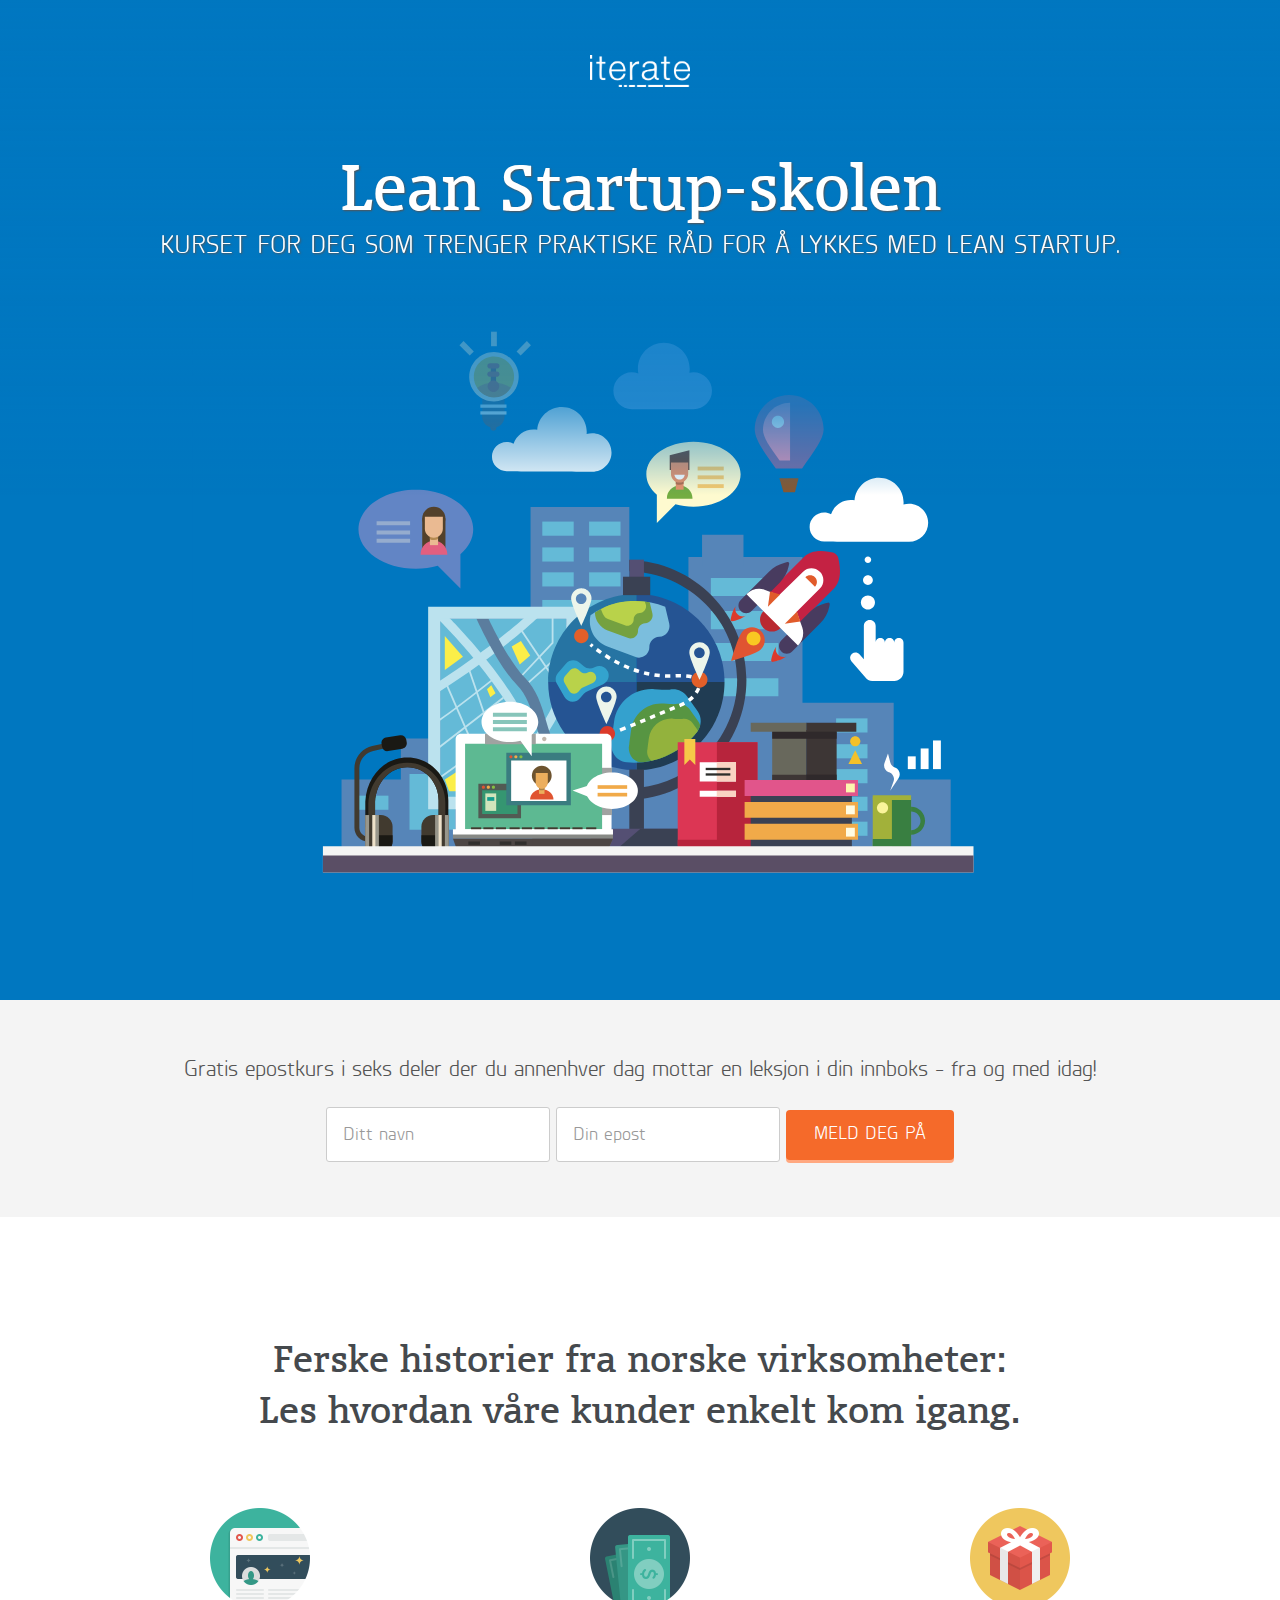
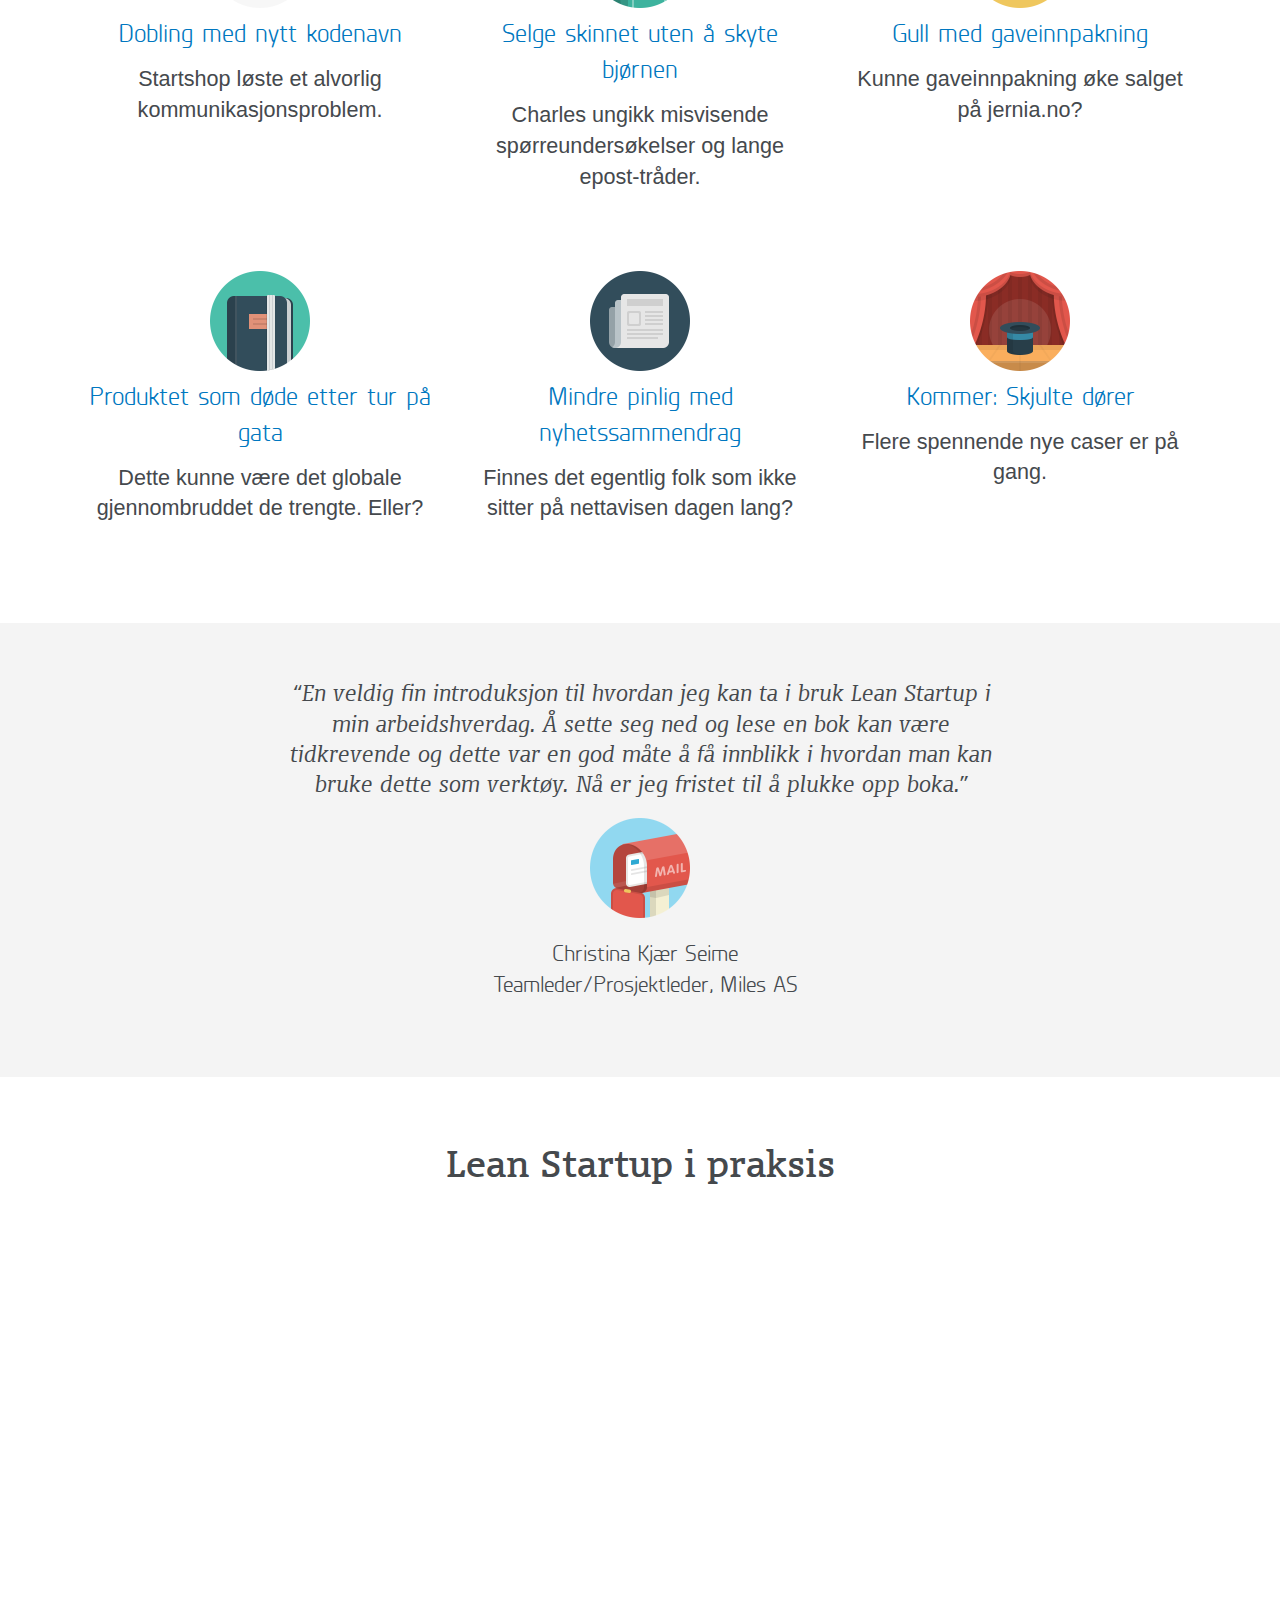
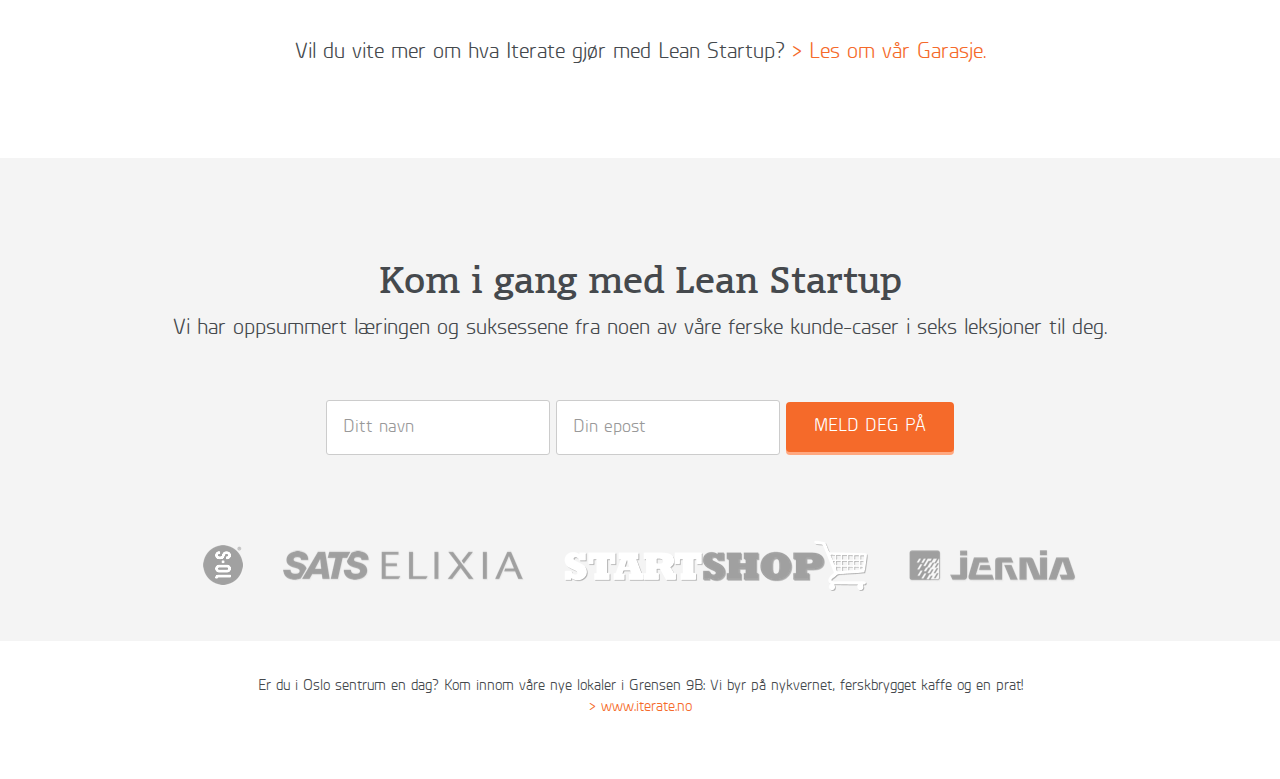
<file: index.html>
<!DOCTYPE html>
<html lang="en">
<head>
<!-- Meta, title, CSS, favicons, etc. -->
<meta charset="utf-8">
<meta name="viewport" content="width=device-width, initial-scale=1.0">
<meta name="description" content="">
<title>Lean Startup-skolen | Iterate</title>

<!-- Bootstrap core CSS -->
<link href="css/bootstrap.min.css" rel="stylesheet">

<!-- Startup CSS -->
<link href="css/style.css" rel="stylesheet">

<!--
/**
 * @license
 * MyFonts Webfont Build ID 3014760, 2015-04-24T03:07:15-0400
 * 
 * The fonts listed in this notice are subject to the End User License
 * Agreement(s) entered into by the website owner. All other parties are 
 * explicitly restricted from using the Licensed Webfonts(s).
 * 
 * You may obtain a valid license at the URLs below.
 * 
 * Webfont: Planer-Regular by The Northern Block Ltd
 * URL: http://www.myfonts.com/fonts/northernblock/planer/regular/
 * Copyright: Copyright &#x00A9; 2011 by Jonathan Hill. All rights reserved.
 * Licensed pageviews: 10,000
 * 
 * Webfont: Planer-Italic by The Northern Block Ltd
 * URL: http://www.myfonts.com/fonts/northernblock/planer/italic/
 * Copyright: Copyright &#x00A9; 2011 by Jonathan Hill. All rights reserved.
 * Licensed pageviews: 10,000
 * 
 * Webfont: Planer-DemiBold by The Northern Block Ltd
 * URL: http://www.myfonts.com/fonts/northernblock/planer/demi-bold/
 * Copyright: Copyright &#x00A9; 2011 by Jonathan Hill. All rights reserved.
 * Licensed pageviews: 10,000
 * 
 * Webfont: FF Olsen Web Pro by FontFont
 * URL: http://www.myfonts.com/fonts/fontfont/olsen-pro/regular/
 * Copyright: 2010 Morten Olsen published by FSI FontShop International GmbH
 * Licensed pageviews: 500,000
 * 
 * Webfont: FF Olsen Web Pro Light Italic by FontFont
 * URL: http://www.myfonts.com/fonts/fontfont/olsen-pro/light-italic/
 * Copyright: 2010 Morten Olsen published by FSI FontShop International GmbH
 * Licensed pageviews: 500,000
 * 
 * 
 * License: http://www.myfonts.com/viewlicense?type=web&buildid=3014760
 * 
 * © 2015 MyFonts Inc
*/

-->
<link rel="stylesheet" type="text/css" href="css/MyFontsWebfontsKit.css">
</head>
<body >
  <div class="header-img"></div>
<!-- Header Starts -->
<main id="top" class="masthead header-bg" role="main">
  <div class="container"> 
    <!-- Startup Logo -->
    <div class="logo"> <a href="http://iterate.no"><img src="images/iterate-logo.png" alt="Iterate Logo"></a> </div>
    <!-- Hero Title -->
    <h1 class="main-title has-margin-top">Lean Startup-skolen</h1>

    <!-- Sub Title -->
    <h2 class="sub-title">Kurset for deg som trenger praktiske råd for å lykkes med Lean Startup.</h2>
  </div>
</main>
<!-- // Parallax Header Ends --> 

<!-- Form -->
<div class="highlight sign-up" id="sign-up">
  <div class="container">
    <div class="row has-padding-top has-margin-bottom light">
    
    <!-- Signup form -->
      <div class="col-xs-12">
        <div class="contact-form">
          <p class="mini-title">Gratis epostkurs i seks deler der du annenhver dag mottar en leksjon i din innboks - fra og med idag!</p>
            <form class="form-inline validate" action="//iterate.us1.list-manage.com/subscribe/post?u=7f8b49c57e6b6a6607e6c7749&amp;id=669f39e984" method="post" id="mc-embedded-subscribe-form" name="mc-embedded-subscribe-form" target="_blank" novalidate>                    
              <div class="form-group">
                 <label class="sr-only" for="mce-FNAME">Ditt navn</label>
                 <input class="form-control input-lg" type="text" value="" placeholder="Ditt navn" name="FNAME" id="mce-FNAME" required>
              </div>
              <div class="form-group">
                <label class="sr-only" for="mce-EMAIL">Din epost</label>
                <input class="form-control input-lg" type="email" value="" placeholder="Din epost" name="EMAIL" id="mc-EMAIL" required>
              </div>
                        <!-- <div id="mce-responses">
                          <div id="mce-error-response" style="display:none"></div>
                          <div id="mce-success-response" style="display:none"></div>
                        </div> -->
              <div style="position: absolute; left: -5000px;"><input type="text" name="b_7f8b49c57e6b6a6607e6c7749_669f39e984" tabindex="-1" value=""></div>
              <input class="btn btn-primary btn-lg" type="submit" value="Meld deg på" name="subscribe" id="mc-embedded-subscribe">
              <span class="loading"></span>
            </form>
        </div>
      </div>
      <!-- // Sign-up  form Ends --> 
    </div>
  </div>      
</div>

<div class="wrapper">

<!-- Container -->
<div class="container" id="explore"> 
  
  <!-- Features Section -->

  <div class="section-title has-padding-top">
  <h2>Ferske historier fra norske virksomheter:<br>
  Les hvordan våre kunder enkelt kom igang.</h2>
  </div>
  <section class="row features"> 
    <!-- Feature 01 -->
    <div class="col-sm-6 col-md-4 col-lg-4 has-padding-top">
      <div class="thumbnail"> <img src="images/icon_browser.png" alt="icon">
        <div class="teaser">
          <h3>Dobling med nytt kodenavn</h3>
          <p>Startshop løste et alvorlig kommunikasjonsproblem.</p>
        </div>
      </div>
    </div>
    
    <!-- Feature 02 -->
    <div class="col-sm-6 col-md-4 col-lg-4 has-padding-top">
      <div class="thumbnail"> <img src="images/icon_money.png" alt="icon">
        <div class="teaser">
          <h3>Selge skinnet uten å skyte bjørnen</h3>
          <p>Charles ungikk misvisende spørreundersøkelser og lange epost-tråder.</p>
        </div>
      </div>
    </div>
    
    <!-- Feature 03 -->
    <div class="col-sm-6 col-md-4 col-lg-4 has-padding-top">
      <div class="thumbnail"> <img src="images/icon_gift.png" alt="icon">
        <div class="teaser">
          <h3>Gull med gaveinnpakning</h3>
          <p>Kunne gaveinnpakning øke salget på jernia.no?</p>
        </div>
      </div>
    </div>
    <div class="clearfix visible-md-block hidden-sm"></div>
    <!-- Feature 04 -->
    
    <div class="col-sm-6 col-md-4 col-lg-4 has-padding-top">
      <div class="thumbnail"> <img src="images/icon_notebook.png" alt="icon">
        <div class="teaser">
          <h3>Produktet som døde etter tur på gata</h3>
          <p>Dette kunne være det globale gjennombruddet de trengte. Eller?</p>
        </div>
      </div>
    </div>
    
       <!-- Feature 05 -->
    
    <div class="col-sm-6 col-md-4 col-lg-4 has-padding-top">
      <div class="thumbnail"> <img src="images/icon_news.png" alt="icon">
        <div class="teaser">
          <h3>Mindre pinlig med nyhetssammendrag</h3>
          <p>
          Finnes det egentlig folk som ikke sitter på nettavisen dagen lang?</p>
        </div>
      </div>
    </div>
       <!-- Feature 06 -->
    
    <div class="col-sm-6 col-md-4 col-lg-4 has-padding-top">
      <div class="thumbnail"> <img src="images/icon_stage.png" alt="icon">
        <div class="teaser">
          <h3>Kommer: Skjulte dører</h3>
          <p>Flere spennende nye caser er på gang.</p>
        </div>
      </div>
    </div>
    
  </section>
  <!-- // Features Section Ends -->  

<!-- // Container Ends --> </div>

<!-- Grey Highlight Section -->
<div class="highlight testimonials">
  <div class="container"> 
    
    <!-- Testimonials -->
    <section class="row has-margin-bottom has-padding-top">
      <div class="col-md-8 col-md-offset-2">
        <div class="thumbnail">
          <blockquote>&ldquo;En veldig fin introduksjon til hvordan jeg kan ta i bruk Lean Startup i min arbeidshverdag. Å sette seg ned og lese en bok kan være tidkrevende og dette var en god måte å få innblikk i hvordan man kan bruke dette som verktøy. Nå er jeg fristet til å plukke opp boka.&rdquo;</blockquote>
          <img src="images/icon_mailbox.png" alt="icon">
          <div class="clientblock"> 
            <p>Christina Kjær Seime<br>
            Teamleder/Prosjektleder, Miles AS</p>
          </div>
        </div>
      </div>
       
    </section>
    <!-- // End Testimonials --> 
    
  </div>
</div>
<!-- // End Grey Highlight Section --> 

<!-- Container -->
<div class="container"> 
  
  <!-- VIDEO -->
  <div class="section-title">
    <h2>Lean Startup i praksis</h2>
  </div>
  
  <div class="row has-padding-bottom">
    <div class="video-block text-center" id="videoBlock">
    <iframe width="640" height="360" src="https://www.youtube.com/embed/p6qPfI1QK3k?rel=0&amp;showinfo=0" frameborder="0" allowfullscreen></iframe>
    </div>
  </div>
  <!-- // End VIDEO --> 
  <div class="row has-margin-bottom has-margin-top text-center">
    <p>Vil du vite mer om hva Iterate gjør med Lean Startup? <a href="http://blog.iterate.no/2015/01/23/the-iterate-garage/">Les om vår Garasje.</a></p>
  </div>
  
</div>
<!-- // Container Ends --> 


<!--  Footer CTA Starts -->
 
  <section class="highlight"><div class="container"> 
    
  <!-- Client Logos -->
  <div class="row has-margin-bottom clientlogo breath">
    <div class="section-title">
    <h2>Kom i gang med Lean Startup</h2>
    <p>Vi har oppsummert læringen og suksessene fra noen av våre ferske kunde-caser i seks leksjoner til deg.</p>
    <!-- Mailchimp Subscribe form -->
    <div class="row light has-margin-top has-margin-bottom">
      <div class="col-xs-12">
        <div class="contact-form">
          <form class="form-inline validate" action="//iterate.us1.list-manage.com/subscribe/post?u=7f8b49c57e6b6a6607e6c7749&amp;id=669f39e984" method="post" id="mc-embedded-subscribe-form" name="mc-embedded-subscribe-form" target="_blank" novalidate>
            <div class="form-group">
               <label class="sr-only" for="mce-FNAME">Ditt navn</label>
               <input class="form-control input-lg" type="text" value="" placeholder="Ditt navn" name="FNAME" id="mce-FNAME" required>
            </div>
            <div class="form-group">
              <label class="sr-only" for="mce-EMAIL">Din epost</label>
              <input class="form-control input-lg" type="email" value="" placeholder="Din epost" name="EMAIL" id="mc-EMAIL" required>
            </div>
                      <!-- <div id="mce-responses">
                        <div id="mce-error-response" style="display:none"></div>
                        <div id="mce-success-response" style="display:none"></div>
                      </div> -->
            <div style="position: absolute; left: -5000px;"><input type="text" name="b_7f8b49c57e6b6a6607e6c7749_669f39e984" tabindex="-1" value=""></div>
            <input class="btn btn-primary btn-lg" type="submit" value="Meld deg på" name="subscribe" id="mc-embedded-subscribe">
            <span class="loading"></span>
          </form>
        </div>
      </div>
    </div>
      <!-- // Subscribe  form Ends --> 
    <div class="col-md-12 text-center client-logos"> <img src="images/logo_clients.png" alt="client-logos"></div>
  </div>
  <!-- // End Client Logos --> 
  </div>
  </div>
  </section>
 
<!-- //  Footer CTA Ends --> 

<!-- Container -->
<div class="container">
  <section class="row breath">
    <div class="col-md-12 footerlinks">  
      <p>Er du i Oslo sentrum en dag? Kom innom våre nye lokaler i Grensen 9B: Vi byr på nykvernet, ferskbrygget kaffe og en prat!<br>
      <a href="http://www.iterate.no">www.iterate.no</a>
      </p>
    </div>
  </section>
</div>
<!-- // Container Ends --> 
</div>
<!-- // Wrapper Ends -->

<script src="js/jquery.js"></script> 
<script src="js/bootstrap.min.js"></script> 
<script src="js/fitvids.js"></script>
<script>
  $(document).ready(function(){
    // Target your .container, .wrapper, .post, etc.
    $("#videoBlock").fitVids();
  });
</script>
<!-- Google Analytics scipt -->
<script>
  (function(i,s,o,g,r,a,m){i['GoogleAnalyticsObject']=r;i[r]=i[r]||function(){
  (i[r].q=i[r].q||[]).push(arguments)},i[r].l=1*new Date();a=s.createElement(o),
  m=s.getElementsByTagName(o)[0];a.async=1;a.src=g;m.parentNode.insertBefore(a,m)
  })(window,document,'script','//www.google-analytics.com/analytics.js','ga');

  ga('create', 'UA-2721053-14', 'auto');
  ga('send', 'pageview');

</script>       
</body>
</html>
</file>
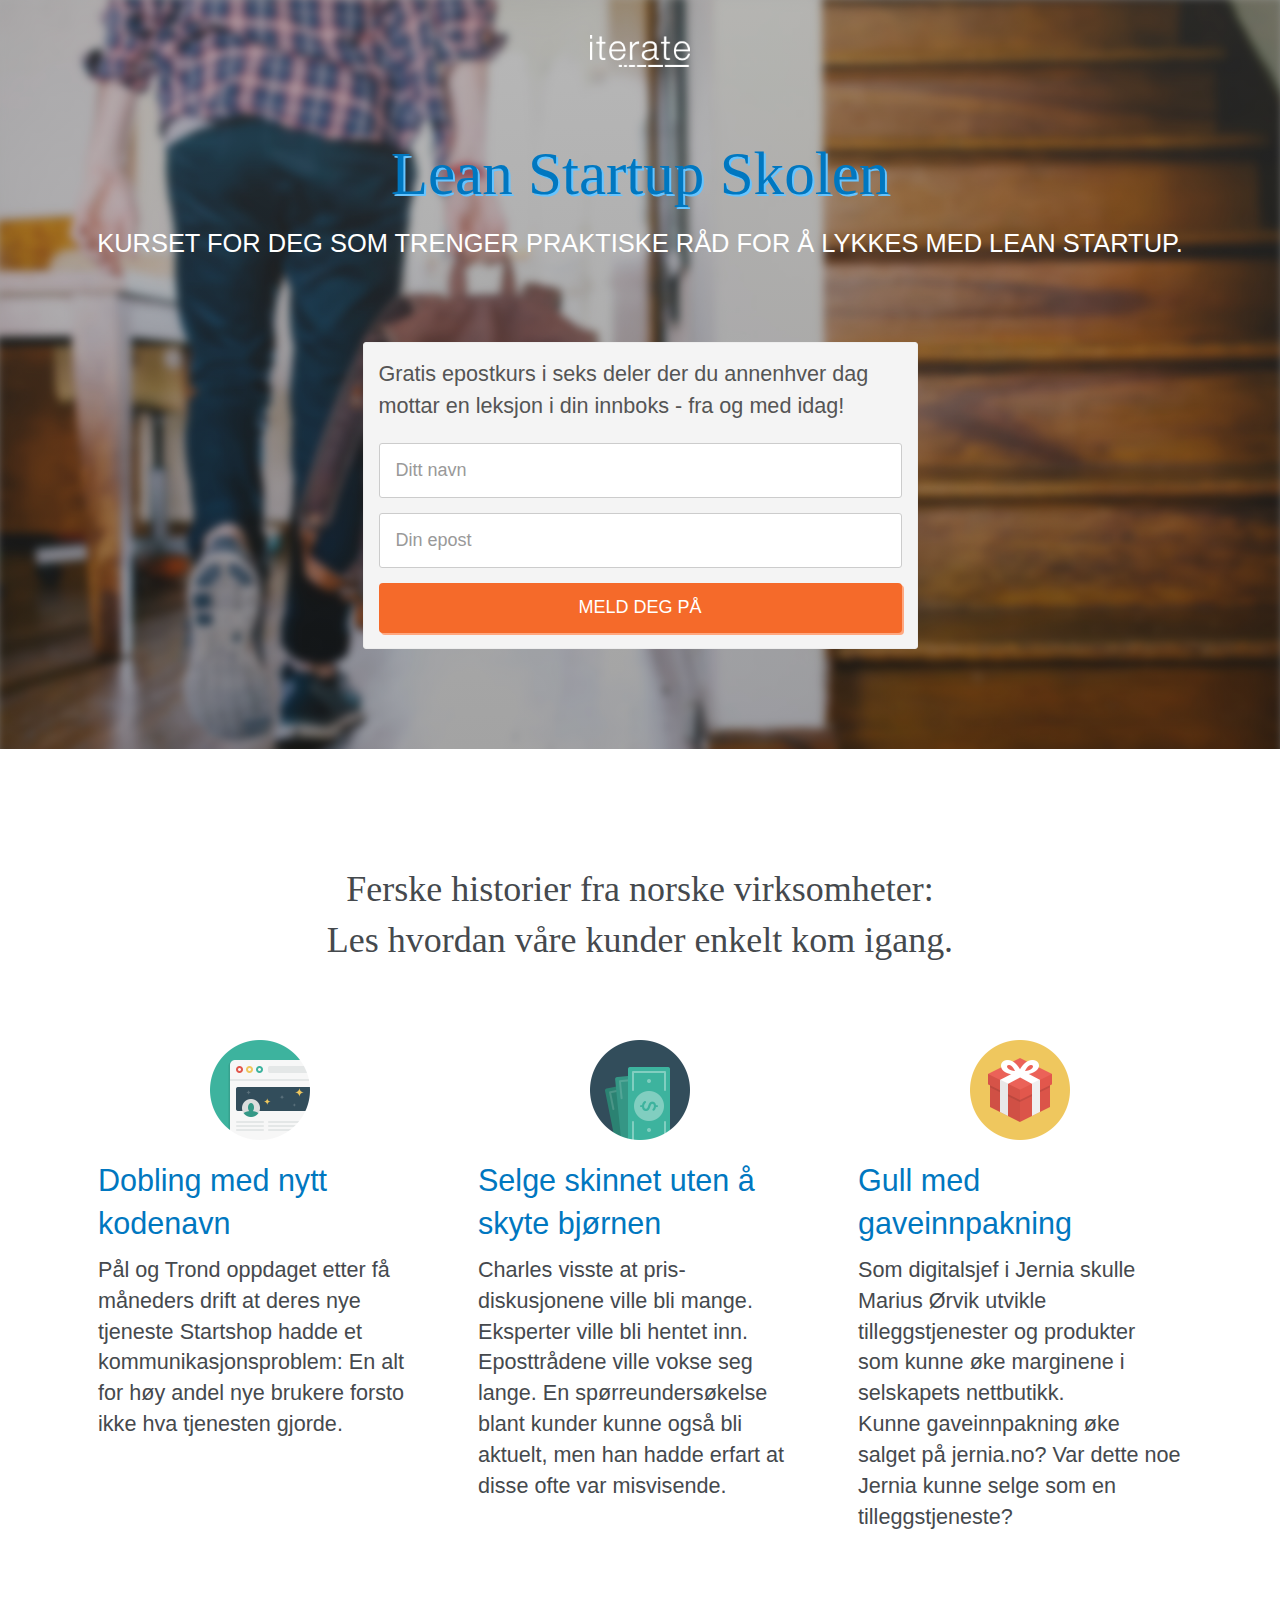
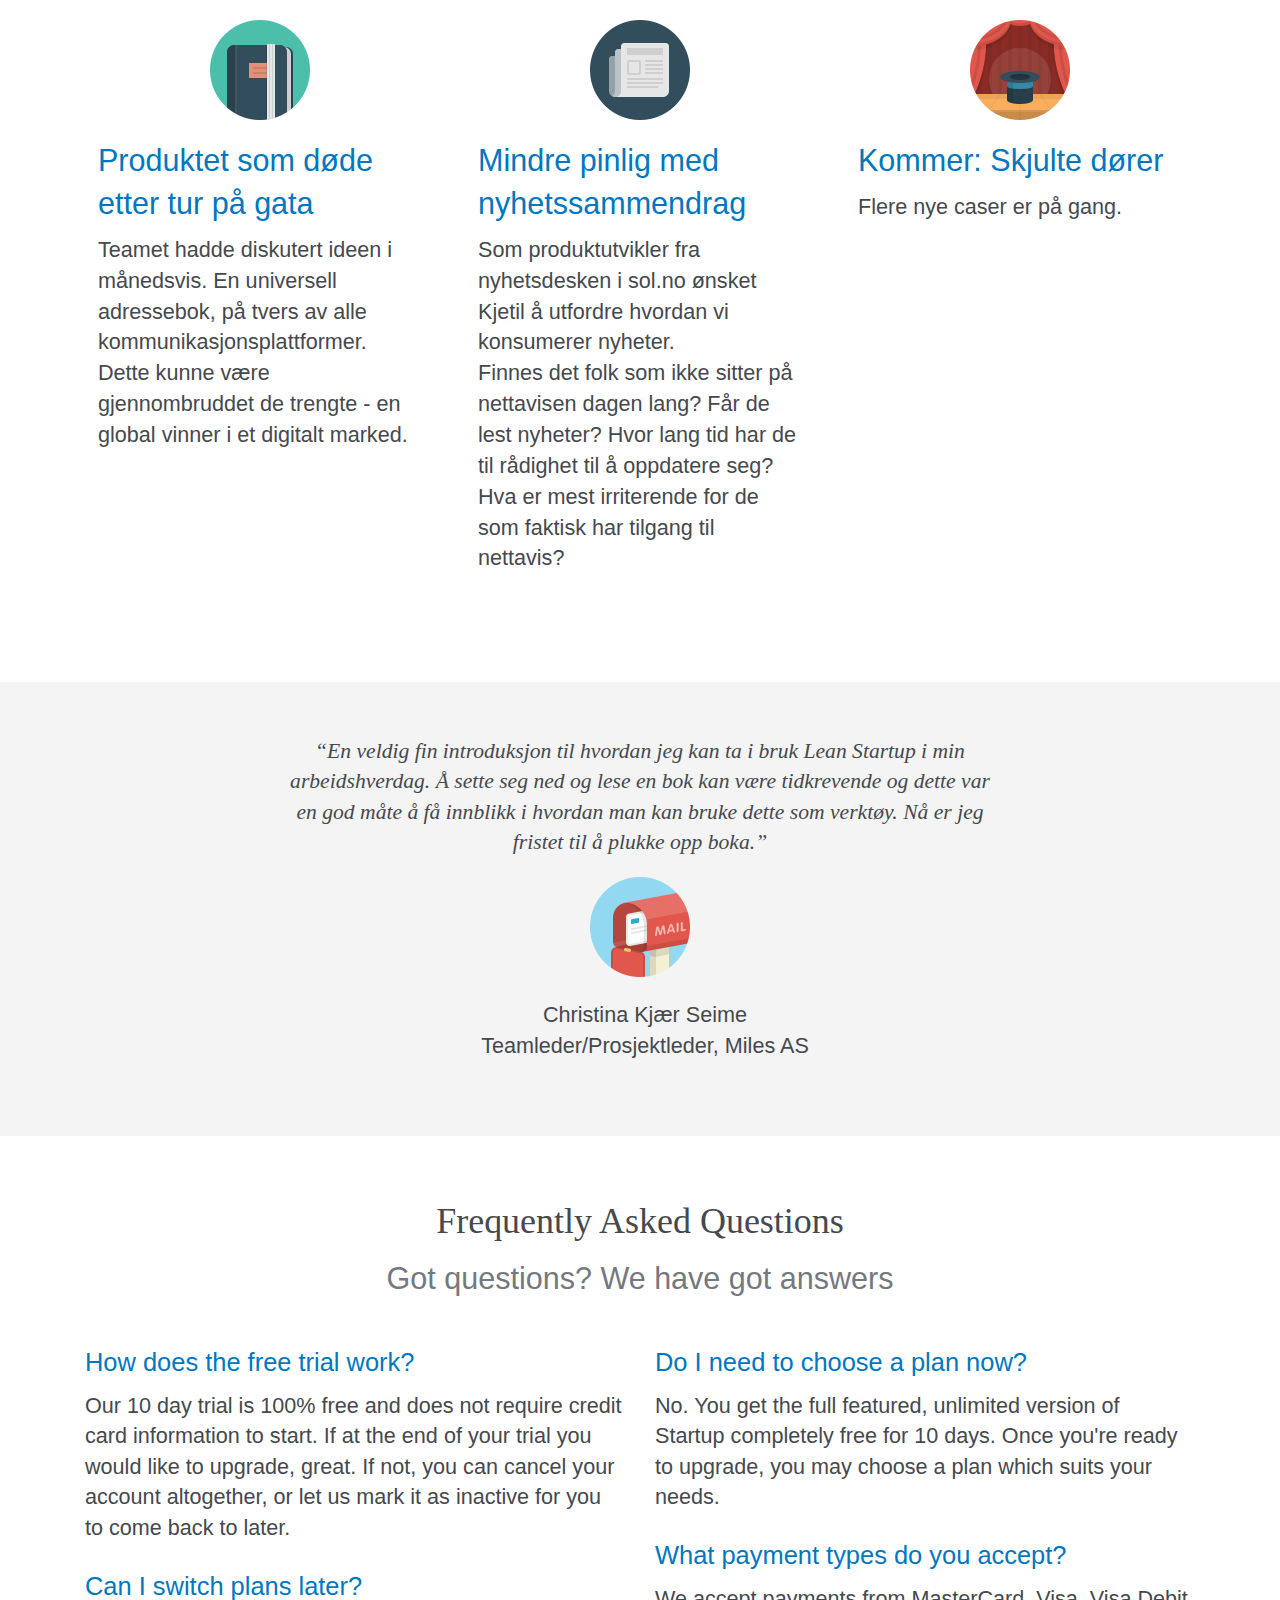
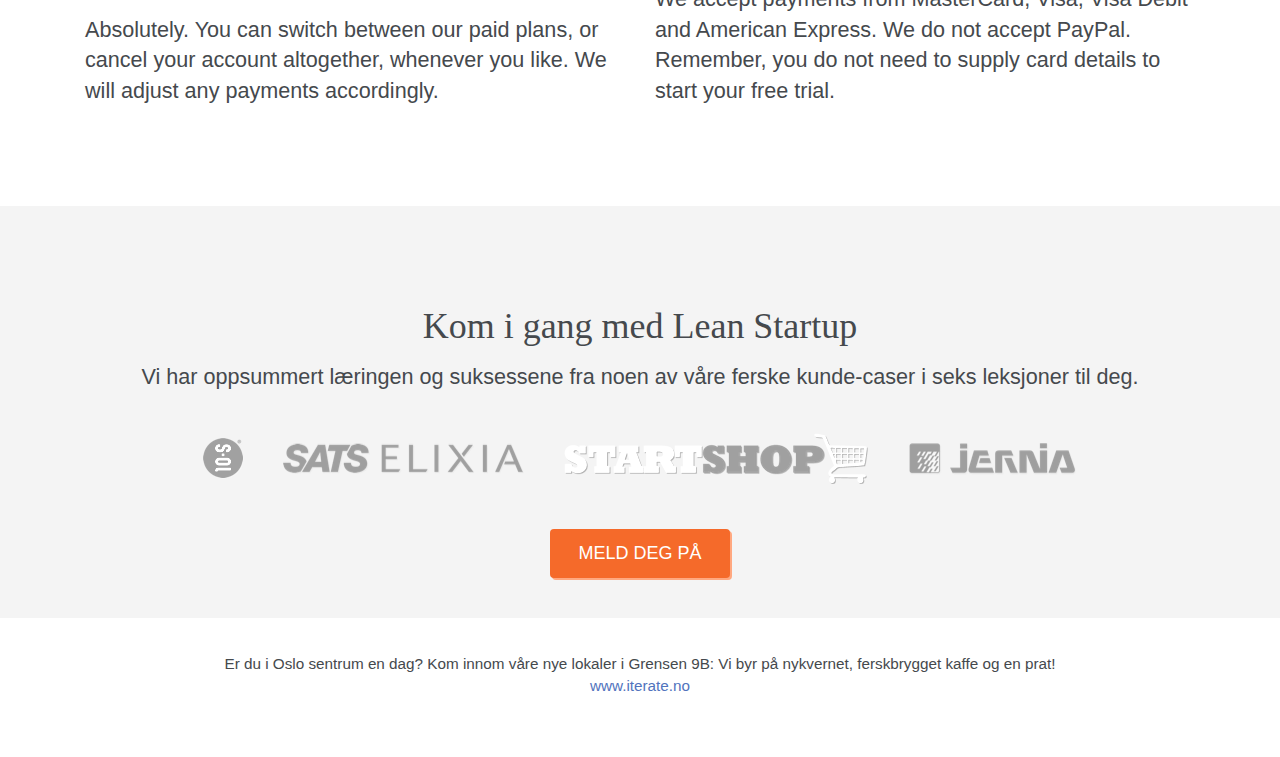
<file: template/index.html>
<!DOCTYPE html>
<html lang="en">
<head>
<!-- Meta, title, CSS, favicons, etc. -->
<meta charset="utf-8">
<meta name="viewport" content="width=device-width, initial-scale=1.0">
<meta name="description" content="">
<title>Lean Startup Skolen | Iterate</title>

<!-- Bootstrap core CSS -->
<link href="css/bootstrap.min.css" rel="stylesheet">

<!-- Startup CSS -->
<link href="css/style.css" rel="stylesheet">

<!-- HTML5 shim and Respond.js IE8 support of HTML5 elements and media queries -->
<!--[if lt IE 9]>
  <script src="js/html5shiv.js"></script>
  <script src="js/respond.min.js"></script>
<![endif]-->

</head>
<body>
<!-- Header Starts -->
<main id="top" class="masthead header-bg" role="main">
  <div class="container"> 
    <!-- Startup Logo -->
    <div class="logo"> <a href="http://iterate.no"><img src="images/iterate-logo.png" alt="Iterate Logo"></a> </div>
    <!-- Hero Title -->
    <h1 class="main-title has-margin-top">Lean Startup Skolen</h1>
    <!-- Sub Title -->
    <h2 class="sub-title has-margin-bottom">Kurset for deg som trenger praktiske råd for å lykkes med Lean Startup.</h2>

    <!-- Quick Features and form -->
    <div class="row has-padding-top has-margin-bottom light">
    
    <!-- Signup form -->
      <div class="col-sm-8 col-sm-offset-2 col-md-offset-3 col-md-6 ">
        <div class="contact-form">
          <p class="mini-title">Gratis epostkurs i seks deler der du annenhver dag mottar en leksjon i din innboks - fra og med idag!</p>
          <form class="form validate" action="//iterate.us1.list-manage.com/subscribe/post?u=7f8b49c57e6b6a6607e6c7749&amp;id=669f39e984" method="post" id="mc-embedded-subscribe-form" name="mc-embedded-subscribe-form" target="_blank" novalidate>
            <div class="form-group">
              <label class="sr-only" for="mce-FNAME">Ditt navn</label>
              <input class="form-control input-lg" type="text" value="" placeholder="Ditt navn" name="FNAME" id="mce-FNAME" required>
            </div>
            <div class="form-group">
              <label class="sr-only" for="mce-EMAIL">Din epost</label>
              <input class="form-control input-lg" type="email" value="" placeholder="Din epost" name="EMAIL" id="mc-EMAIL" required>
            </div>
            <div id="mce-responses" class="clear">
              <div class="response" id="mce-error-response" style="display:none"></div>
              <div class="response" id="mce-success-response" style="display:none"></div>
            </div> 
            <div style="position: absolute; left: -5000px;"><input type="text" name="b_7f8b49c57e6b6a6607e6c7749_669f39e984" tabindex="-1" value=""></div>
            <div class="clear">
              <input class="btn btn-primary btn-lg btn-block" type="submit" value="Meld deg på" name="subscribe" id="mc-embedded-subscribe">
            </div>
            <span class="loading"></span>
          </form>
        </div>
      </div>
      <!-- // Contact  form Ends --> 
      
    </div>
     </div>

    
</main>
<!-- // Parallax Header Ends --> 
<!-- Container -->
<div class="container" id="explore"> 
  
  <!-- Features Section -->

  <div class="section-title has-padding-top">
  <h2>Ferske historier fra norske virksomheter:<br>
  Les hvordan våre kunder enkelt kom igang.</h2>
  </div>
  <section class="row features"> 
    <!-- Feature 01 -->
    <div class="col-sm-6 col-md-4 col-lg-4 has-padding-top">
      <div class="thumbnail"> <img src="images/icon_browser.png" alt="icon">
        <div class="caption">
          <h3>Dobling med nytt kodenavn</h3>
          <p>Pål og Trond oppdaget etter få måneders drift at deres nye tjeneste Startshop hadde et kommunikasjonsproblem: En alt for høy andel nye brukere forsto ikke hva tjenesten gjorde.</p>
        </div>
      </div>
    </div>
    
    <!-- Feature 02 -->
    <div class="col-sm-6 col-md-4 col-lg-4 has-padding-top">
      <div class="thumbnail"> <img src="images/icon_money.png" alt="icon">
        <div class="caption">
          <h3>Selge skinnet uten å skyte bjørnen</h3>
          <p>Charles visste at pris-diskusjonene ville bli mange. Eksperter ville bli hentet inn. Eposttrådene ville vokse seg lange. En spørreundersøkelse blant kunder kunne også bli aktuelt, men han hadde erfart at disse ofte var misvisende.</p>
        </div>
      </div>
    </div>
    
    <!-- Feature 03 -->
    <div class="col-sm-6 col-md-4 col-lg-4 has-padding-top">
      <div class="thumbnail"> <img src="images/icon_gift.png" alt="icon">
        <div class="caption">
          <h3>Gull med gaveinnpakning</h3>
          <p>Som digitalsjef i Jernia skulle Marius Ørvik utvikle tilleggstjenester og produkter som kunne øke marginene i selskapets nettbutikk.<br>
          Kunne gaveinnpakning øke salget på jernia.no? Var dette noe Jernia kunne selge som en tilleggstjeneste?</p>
        </div>
      </div>
    </div>
    <div class="clearfix visible-md-block hidden-sm"></div>
    <!-- Feature 04 -->
    
    <div class="col-sm-6 col-md-4 col-lg-4 has-padding-top">
      <div class="thumbnail"> <img src="images/icon_notebook.png" alt="icon">
        <div class="caption">
          <h3>Produktet som døde etter tur på gata</h3>
          <p>Teamet hadde diskutert ideen i månedsvis. En universell adressebok, på tvers av alle kommunikasjonsplattformer. Dette kunne være gjennombruddet de trengte - en global vinner i et digitalt marked.</p>
        </div>
      </div>
    </div>
    
       <!-- Feature 05 -->
    
    <div class="col-sm-6 col-md-4 col-lg-4 has-padding-top">
      <div class="thumbnail"> <img src="images/icon_news.png" alt="icon">
        <div class="caption">
          <h3>Mindre pinlig med nyhetssammendrag</h3>
          <p>Som produktutvikler fra nyhetsdesken i sol.no ønsket Kjetil å utfordre hvordan vi konsumerer nyheter.<br>
          Finnes det folk som ikke sitter på nettavisen dagen lang? Får de lest nyheter? Hvor lang tid har de til rådighet til å oppdatere seg? Hva er mest irriterende for de som faktisk har tilgang til nettavis?</p>
        </div>
      </div>
    </div>
       <!-- Feature 06 -->
    
    <div class="col-sm-6 col-md-4 col-lg-4 has-padding-top">
      <div class="thumbnail"> <img src="images/icon_stage.png" alt="icon">
        <div class="caption">
          <h3>Kommer: Skjulte dører</h3>
          <p>Flere nye caser er på gang.</p>
        </div>
      </div>
    </div>
    
  </section>
  <!-- // Features Section Ends -->  
</div>
<!-- // Container Ends --> 

<!-- Grey Highlight Section -->
<div class="highlight testimonials">
  <div class="container"> 
    
    <!-- Testimonials -->
    <section class="row has-margin-bottom has-padding-top">
      <div class="col-md-8 col-md-offset-2">
        <div class="thumbnail">
          <blockquote>&ldquo;En veldig fin introduksjon til hvordan jeg kan ta i bruk Lean Startup i min arbeidshverdag. Å sette seg ned og lese en bok kan være tidkrevende og dette var en god måte å få innblikk i hvordan man kan bruke dette som verktøy. Nå er jeg fristet til å plukke opp boka.&rdquo;</blockquote>
          <img src="images/icon_mailbox.png" alt="icon">
          <div class="clientblock"> 
            <p>Christina Kjær Seime<br>
            Teamleder/Prosjektleder, Miles AS</p>
          </div>
        </div>
      </div>
       
    </section>
    <!-- // End Testimonials --> 
    
  </div>
</div>
<!-- // End Grey Highlight Section --> 

<!-- Container -->
<div class="container"> 
  
 
  
  <!-- FAQ -->
  <div class="section-title">
    <h2>Frequently Asked Questions</h2>
    <h3>Got questions? We have got answers</h3>
  </div>
  <section class="row faq breath">
    <div class="col-md-6">
      <h4>How does the free trial work?</h4>
      <p>Our 10 day trial is 100% free and does not require credit card information to start. If at the end of your trial you would like to upgrade, great. If not, you can cancel your account altogether, or let us mark it as inactive for you to come back to later.</p>
      <h4>Can I switch plans later?</h4>
      <p>Absolutely. You can switch between our paid plans, or cancel your account altogether, whenever you like. We will adjust any payments accordingly.</p>
    </div>
    <div class="col-md-6">
      <h4>Do I need to choose a plan now?</h4>
      <p>No. You get the full featured, unlimited version of Startup completely free for 10 days. Once you're ready to upgrade, you may choose a plan which suits your needs.</p>
      <h4>What payment types do you accept?</h4>
      <p>We accept payments from MasterCard, Visa, Visa Debit and American Express. We do not accept PayPal. Remember, you do not need to supply card details to start your free trial.</p>
    </div>
  </section>
  <!-- // End FAQ --> 
  
</div>
<!-- // Container Ends --> 


<!--  Footer CTA Starts -->
 
  <section class="highlight"><div class="container"> 
    
  <!-- Client Logos -->
  <div class="row clientlogo breath">
    <div class="section-title">
    <h2>Kom i gang med Lean Startup</h2>
    <p>Vi har oppsummert læringen og suksessene fra noen av våre ferske kunde-caser i seks leksjoner til deg.</p>
    <div class="col-md-12 text-center client-logos"> <img src="images/logo_clients.png" alt="client-logos"></div>
  </div>
  <!-- // End Client Logos --> 
  </div>
    <!-- Mailchimp Subscribe form -->
    <div class="row has-margin-bottom">
      <div class="col-md-12 text-center"> <a href="#top" class="btn btn-primary btn-lg">MELD DEG PÅ</a> </div>
    </div>
  </div></section>
 
<!-- //  Footer CTA Ends --> 

<!-- Container -->
<div class="container">
  <section class="row breath">
    <div class="col-md-12 footerlinks">  
      <p>Er du i Oslo sentrum en dag? Kom innom våre nye lokaler i Grensen 9B: Vi byr på nykvernet, ferskbrygget kaffe og en prat!<br>
      <a href="http://www.iterate.no">www.iterate.no</a>
      </p>
    </div>
  </section>
  <!-- // End Client Logos --> 
  
</div>
<!-- // Container Ends --> 

<!-- JS and analytics only. --> 
<!-- Bootstrap core JavaScript
================================================== --> 
<!-- Placed at the end of the document so the pages load faster --> 
<script src="js/jquery.js"></script> 
<script src="js/bootstrap.min.js"></script> 
<!--Responsive Video--> <!--
<script src="js/fitvids.js"></script>
<script>
  $(document).ready(function(){
    // Target your .container, .wrapper, .post, etc.
    $("#videoBlock").fitVids();
  });
</script> -->
</body>
</html>
</file>
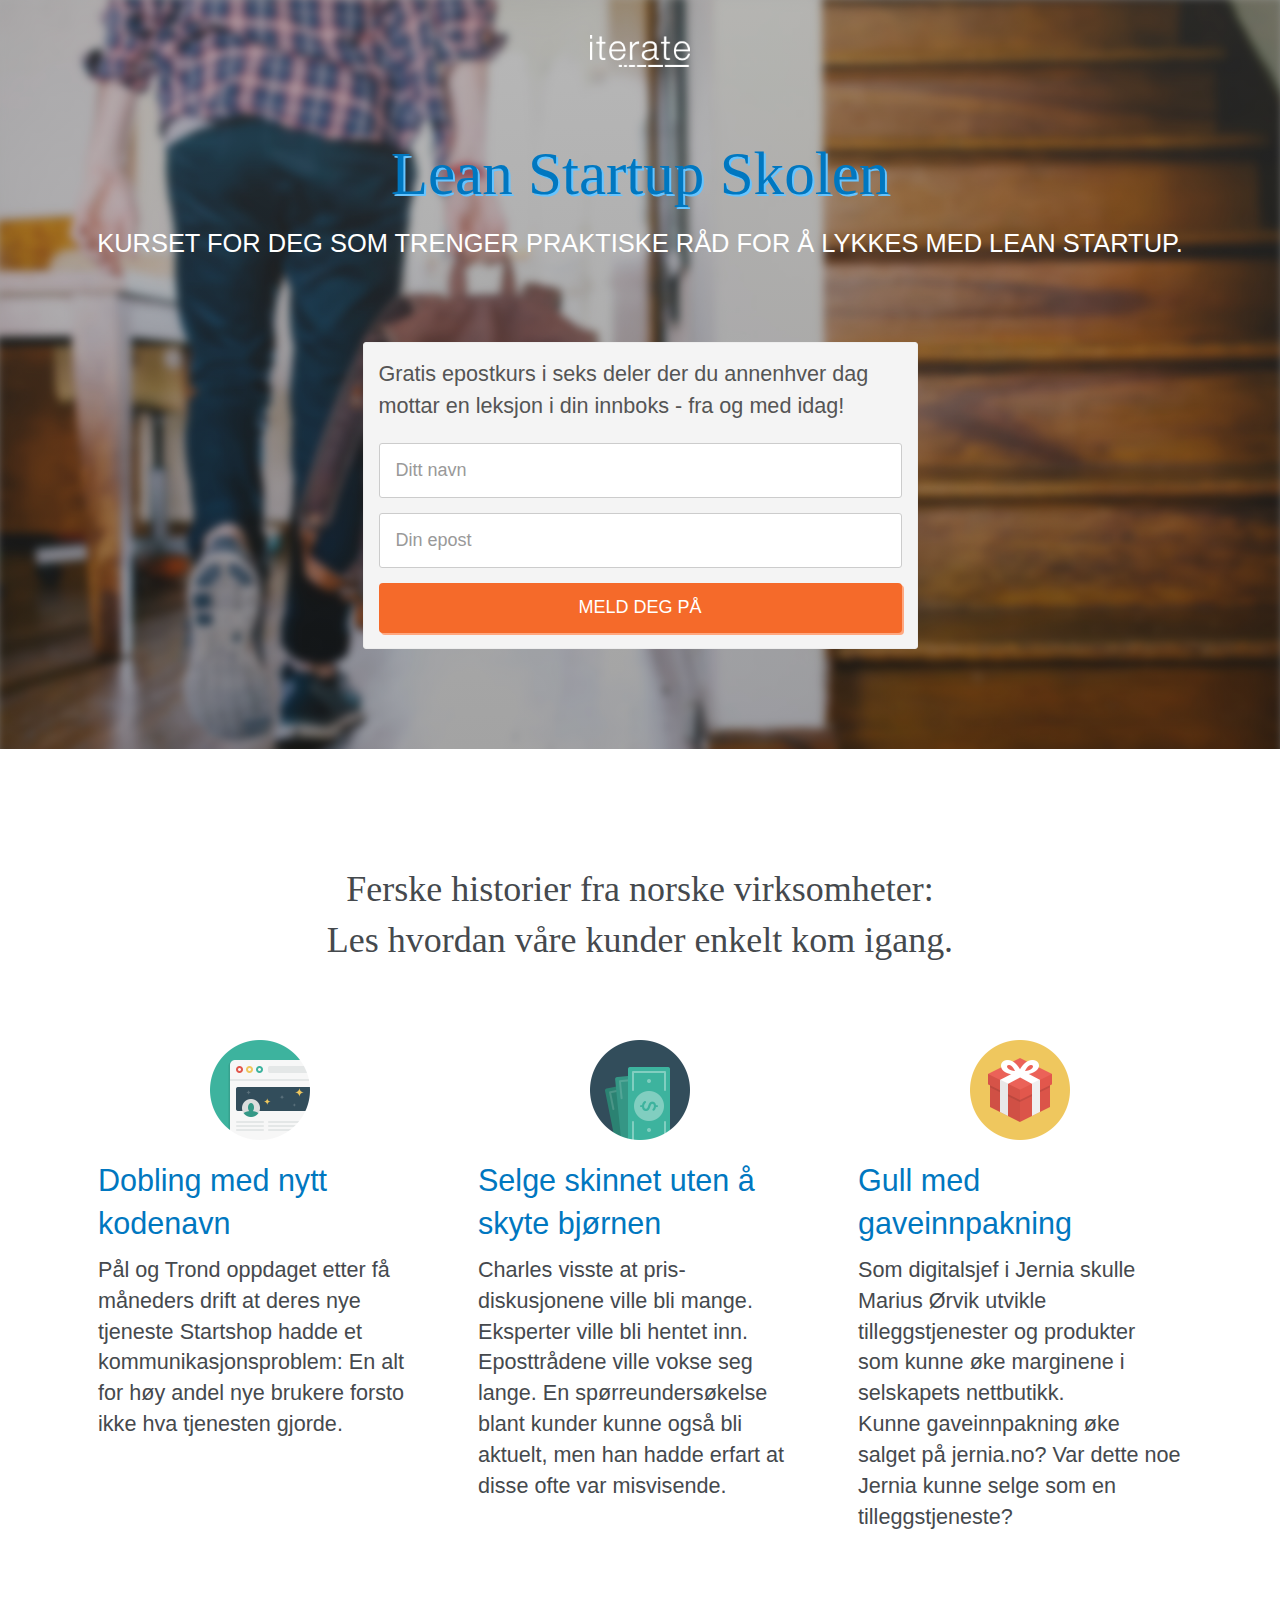
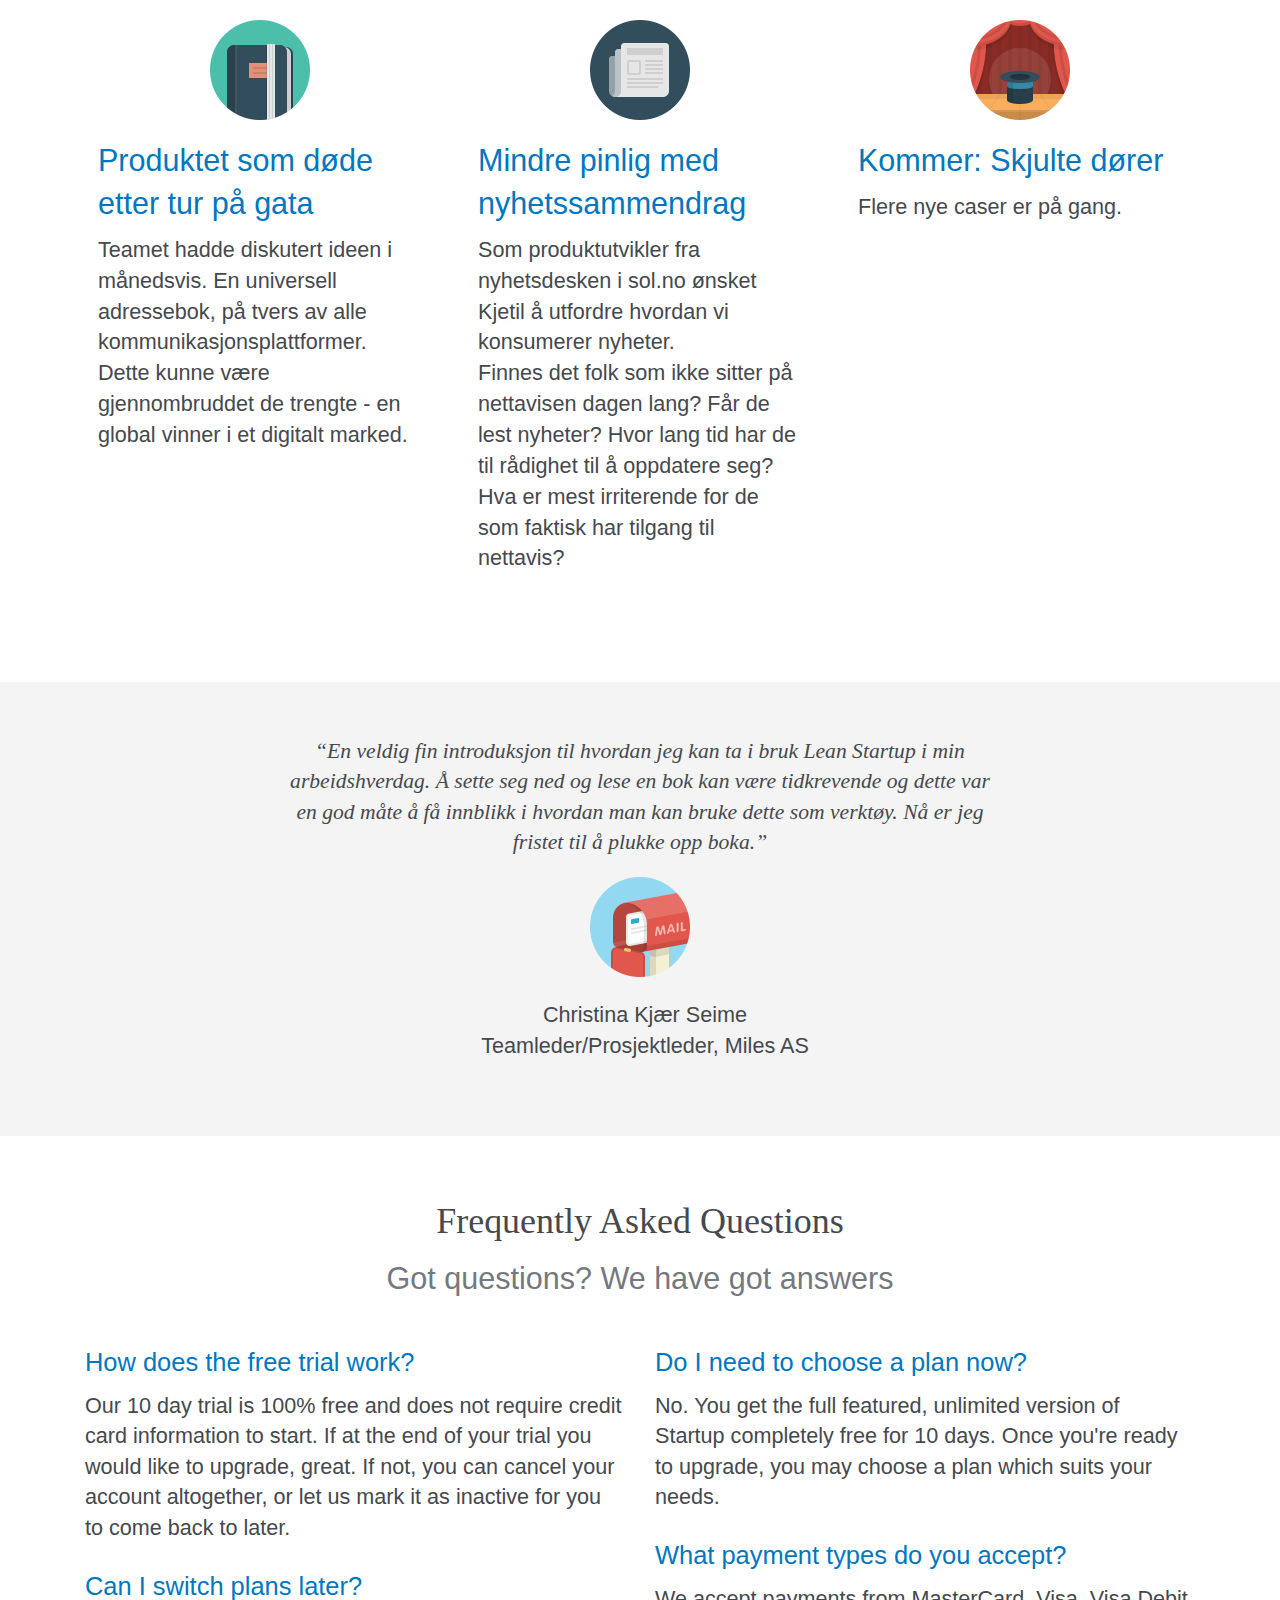
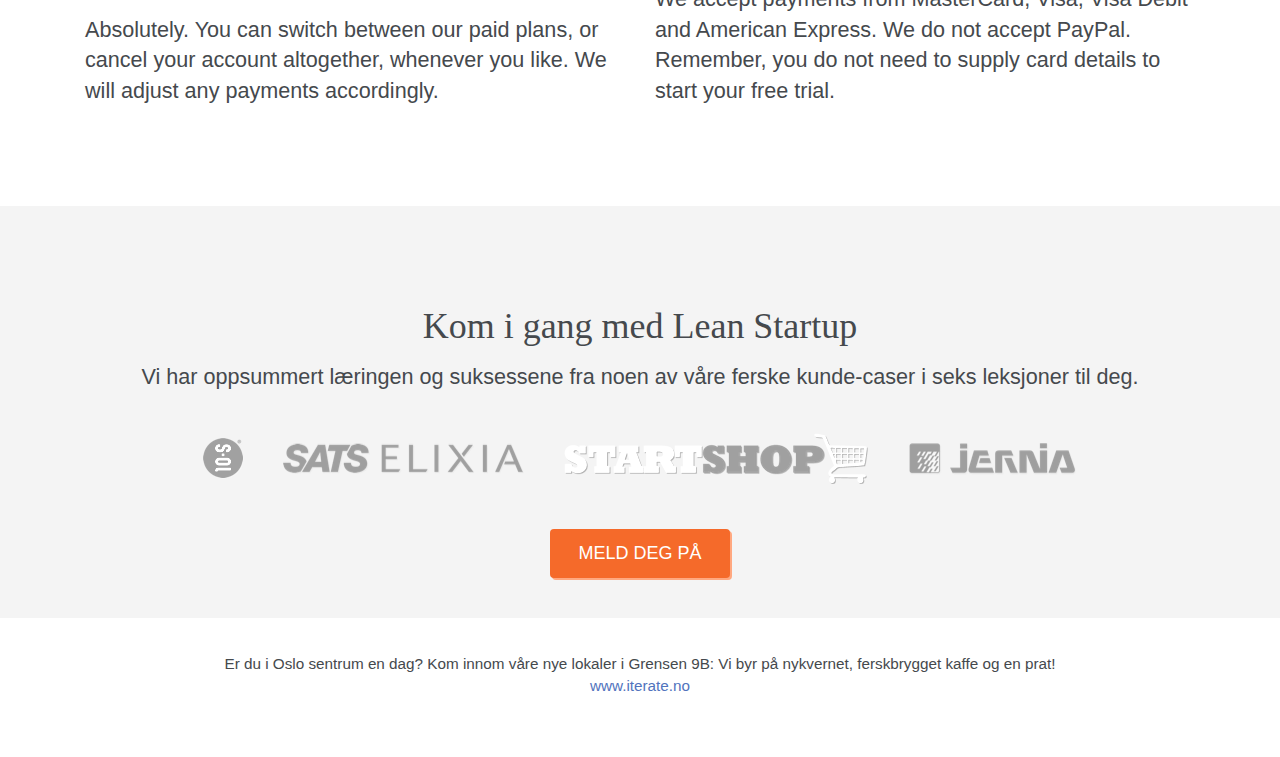
<file: www/index.html>
<!DOCTYPE html>
<html lang="en">
<head>
<!-- Meta, title, CSS, favicons, etc. -->
<meta charset="utf-8">
<meta name="viewport" content="width=device-width, initial-scale=1.0">
<meta name="description" content="">
<title>Lean Startup Skolen | Iterate</title>

<!-- Bootstrap core CSS -->
<link href="css/bootstrap.min.css" rel="stylesheet">

<!-- Startup CSS -->
<link href="css/style.css" rel="stylesheet">

<!-- HTML5 shim and Respond.js IE8 support of HTML5 elements and media queries -->
<!--[if lt IE 9]>
  <script src="js/html5shiv.js"></script>
  <script src="js/respond.min.js"></script>
<![endif]-->

</head>
<body>
<!-- Header Starts -->
<main id="top" class="masthead header-bg" role="main">
  <div class="container"> 
    <!-- Startup Logo -->
    <div class="logo"> <a href="http://iterate.no"><img src="images/iterate-logo.png" alt="Iterate Logo"></a> </div>
    <!-- Hero Title -->
    <h1 class="main-title has-margin-top">Lean Startup Skolen</h1>
    <!-- Sub Title -->
    <h2 class="sub-title has-margin-bottom">Kurset for deg som trenger praktiske råd for å lykkes med Lean Startup.</h2>

    <!-- Quick Features and form -->
    <div class="row has-padding-top has-margin-bottom light">
    
    <!-- Signup form -->
      <div class="col-sm-8 col-sm-offset-2 col-md-offset-3 col-md-6 ">
        <div class="contact-form">
          <p class="mini-title">Gratis epostkurs i seks deler der du annenhver dag mottar en leksjon i din innboks - fra og med idag!</p>
          <form class="form validate" action="//iterate.us1.list-manage.com/subscribe/post?u=7f8b49c57e6b6a6607e6c7749&amp;id=669f39e984" method="post" id="mc-embedded-subscribe-form" name="mc-embedded-subscribe-form" target="_blank" novalidate>
            <div class="form-group">
              <label class="sr-only" for="mce-FNAME">Ditt navn</label>
              <input class="form-control input-lg" type="text" value="" placeholder="Ditt navn" name="FNAME" id="mce-FNAME" required>
            </div>
            <div class="form-group">
              <label class="sr-only" for="mce-EMAIL">Din epost</label>
              <input class="form-control input-lg" type="email" value="" placeholder="Din epost" name="EMAIL" id="mc-EMAIL" required>
            </div>
            <div id="mce-responses" class="clear">
              <div class="response" id="mce-error-response" style="display:none"></div>
              <div class="response" id="mce-success-response" style="display:none"></div>
            </div> 
            <div style="position: absolute; left: -5000px;"><input type="text" name="b_7f8b49c57e6b6a6607e6c7749_669f39e984" tabindex="-1" value=""></div>
            <div class="clear">
              <input class="btn btn-primary btn-lg btn-block" type="submit" value="Meld deg på" name="subscribe" id="mc-embedded-subscribe">
            </div>
            <span class="loading"></span>
          </form>
        </div>
      </div>
      <!-- // Contact  form Ends --> 
      
    </div>
     </div>

    
</main>
<!-- // Parallax Header Ends --> 
<!-- Container -->
<div class="container" id="explore"> 
  
  <!-- Features Section -->

  <div class="section-title has-padding-top">
  <h2>Ferske historier fra norske virksomheter:<br>
  Les hvordan våre kunder enkelt kom igang.</h2>
  </div>
  <section class="row features"> 
    <!-- Feature 01 -->
    <div class="col-sm-6 col-md-4 col-lg-4 has-padding-top">
      <div class="thumbnail"> <img src="images/icon_browser.png" alt="icon">
        <div class="caption">
          <h3>Dobling med nytt kodenavn</h3>
          <p>Pål og Trond oppdaget etter få måneders drift at deres nye tjeneste Startshop hadde et kommunikasjonsproblem: En alt for høy andel nye brukere forsto ikke hva tjenesten gjorde.</p>
        </div>
      </div>
    </div>
    
    <!-- Feature 02 -->
    <div class="col-sm-6 col-md-4 col-lg-4 has-padding-top">
      <div class="thumbnail"> <img src="images/icon_money.png" alt="icon">
        <div class="caption">
          <h3>Selge skinnet uten å skyte bjørnen</h3>
          <p>Charles visste at pris-diskusjonene ville bli mange. Eksperter ville bli hentet inn. Eposttrådene ville vokse seg lange. En spørreundersøkelse blant kunder kunne også bli aktuelt, men han hadde erfart at disse ofte var misvisende.</p>
        </div>
      </div>
    </div>
    
    <!-- Feature 03 -->
    <div class="col-sm-6 col-md-4 col-lg-4 has-padding-top">
      <div class="thumbnail"> <img src="images/icon_gift.png" alt="icon">
        <div class="caption">
          <h3>Gull med gaveinnpakning</h3>
          <p>Som digitalsjef i Jernia skulle Marius Ørvik utvikle tilleggstjenester og produkter som kunne øke marginene i selskapets nettbutikk.<br>
          Kunne gaveinnpakning øke salget på jernia.no? Var dette noe Jernia kunne selge som en tilleggstjeneste?</p>
        </div>
      </div>
    </div>
    <div class="clearfix visible-md-block hidden-sm"></div>
    <!-- Feature 04 -->
    
    <div class="col-sm-6 col-md-4 col-lg-4 has-padding-top">
      <div class="thumbnail"> <img src="images/icon_notebook.png" alt="icon">
        <div class="caption">
          <h3>Produktet som døde etter tur på gata</h3>
          <p>Teamet hadde diskutert ideen i månedsvis. En universell adressebok, på tvers av alle kommunikasjonsplattformer. Dette kunne være gjennombruddet de trengte - en global vinner i et digitalt marked.</p>
        </div>
      </div>
    </div>
    
       <!-- Feature 05 -->
    
    <div class="col-sm-6 col-md-4 col-lg-4 has-padding-top">
      <div class="thumbnail"> <img src="images/icon_news.png" alt="icon">
        <div class="caption">
          <h3>Mindre pinlig med nyhetssammendrag</h3>
          <p>Som produktutvikler fra nyhetsdesken i sol.no ønsket Kjetil å utfordre hvordan vi konsumerer nyheter.<br>
          Finnes det folk som ikke sitter på nettavisen dagen lang? Får de lest nyheter? Hvor lang tid har de til rådighet til å oppdatere seg? Hva er mest irriterende for de som faktisk har tilgang til nettavis?</p>
        </div>
      </div>
    </div>
       <!-- Feature 06 -->
    
    <div class="col-sm-6 col-md-4 col-lg-4 has-padding-top">
      <div class="thumbnail"> <img src="images/icon_stage.png" alt="icon">
        <div class="caption">
          <h3>Kommer: Skjulte dører</h3>
          <p>Flere nye caser er på gang.</p>
        </div>
      </div>
    </div>
    
  </section>
  <!-- // Features Section Ends -->  
</div>
<!-- // Container Ends --> 

<!-- Grey Highlight Section -->
<div class="highlight testimonials">
  <div class="container"> 
    
    <!-- Testimonials -->
    <section class="row has-margin-bottom has-padding-top">
      <div class="col-md-8 col-md-offset-2">
        <div class="thumbnail">
          <blockquote>&ldquo;En veldig fin introduksjon til hvordan jeg kan ta i bruk Lean Startup i min arbeidshverdag. Å sette seg ned og lese en bok kan være tidkrevende og dette var en god måte å få innblikk i hvordan man kan bruke dette som verktøy. Nå er jeg fristet til å plukke opp boka.&rdquo;</blockquote>
          <img src="images/icon_mailbox.png" alt="icon">
          <div class="clientblock"> 
            <p>Christina Kjær Seime<br>
            Teamleder/Prosjektleder, Miles AS</p>
          </div>
        </div>
      </div>
       
    </section>
    <!-- // End Testimonials --> 
    
  </div>
</div>
<!-- // End Grey Highlight Section --> 

<!-- Container -->
<div class="container"> 
  
 
  
  <!-- FAQ -->
  <div class="section-title">
    <h2>Frequently Asked Questions</h2>
    <h3>Got questions? We have got answers</h3>
  </div>
  <section class="row faq breath">
    <div class="col-md-6">
      <h4>How does the free trial work?</h4>
      <p>Our 10 day trial is 100% free and does not require credit card information to start. If at the end of your trial you would like to upgrade, great. If not, you can cancel your account altogether, or let us mark it as inactive for you to come back to later.</p>
      <h4>Can I switch plans later?</h4>
      <p>Absolutely. You can switch between our paid plans, or cancel your account altogether, whenever you like. We will adjust any payments accordingly.</p>
    </div>
    <div class="col-md-6">
      <h4>Do I need to choose a plan now?</h4>
      <p>No. You get the full featured, unlimited version of Startup completely free for 10 days. Once you're ready to upgrade, you may choose a plan which suits your needs.</p>
      <h4>What payment types do you accept?</h4>
      <p>We accept payments from MasterCard, Visa, Visa Debit and American Express. We do not accept PayPal. Remember, you do not need to supply card details to start your free trial.</p>
    </div>
  </section>
  <!-- // End FAQ --> 
  
</div>
<!-- // Container Ends --> 


<!--  Footer CTA Starts -->
 
  <section class="highlight"><div class="container"> 
    
  <!-- Client Logos -->
  <div class="row clientlogo breath">
    <div class="section-title">
    <h2>Kom i gang med Lean Startup</h2>
    <p>Vi har oppsummert læringen og suksessene fra noen av våre ferske kunde-caser i seks leksjoner til deg.</p>
    <div class="col-md-12 text-center client-logos"> <img src="images/logo_clients.png" alt="client-logos"></div>
  </div>
  <!-- // End Client Logos --> 
  </div>
    <!-- Mailchimp Subscribe form -->
    <div class="row has-margin-bottom">
      <div class="col-md-12 text-center"> <a href="#top" class="btn btn-primary btn-lg">MELD DEG PÅ</a> </div>
    </div>
  </div></section>
 
<!-- //  Footer CTA Ends --> 

<!-- Container -->
<div class="container">
  <section class="row breath">
    <div class="col-md-12 footerlinks">  
      <p>Er du i Oslo sentrum en dag? Kom innom våre nye lokaler i Grensen 9B: Vi byr på nykvernet, ferskbrygget kaffe og en prat!<br>
      <a href="http://www.iterate.no">www.iterate.no</a>
      </p>
    </div>
  </section>
  <!-- // End Client Logos --> 
  
</div>
<!-- // Container Ends --> 

<!-- Bootstrap core JavaScript -->
<script src="js/jquery.js"></script> 
<script src="js/bootstrap.min.js"></script> 
<!-- Google Analytics scipt -->
<script>
  (function(i,s,o,g,r,a,m){i['GoogleAnalyticsObject']=r;i[r]=i[r]||function(){
  (i[r].q=i[r].q||[]).push(arguments)},i[r].l=1*new Date();a=s.createElement(o),
  m=s.getElementsByTagName(o)[0];a.async=1;a.src=g;m.parentNode.insertBefore(a,m)
  })(window,document,'script','//www.google-analytics.com/analytics.js','ga');

  ga('create', 'UA-2721053-14', 'auto');
  ga('send', 'pageview');

</script>       
</body>
</html>
</file>
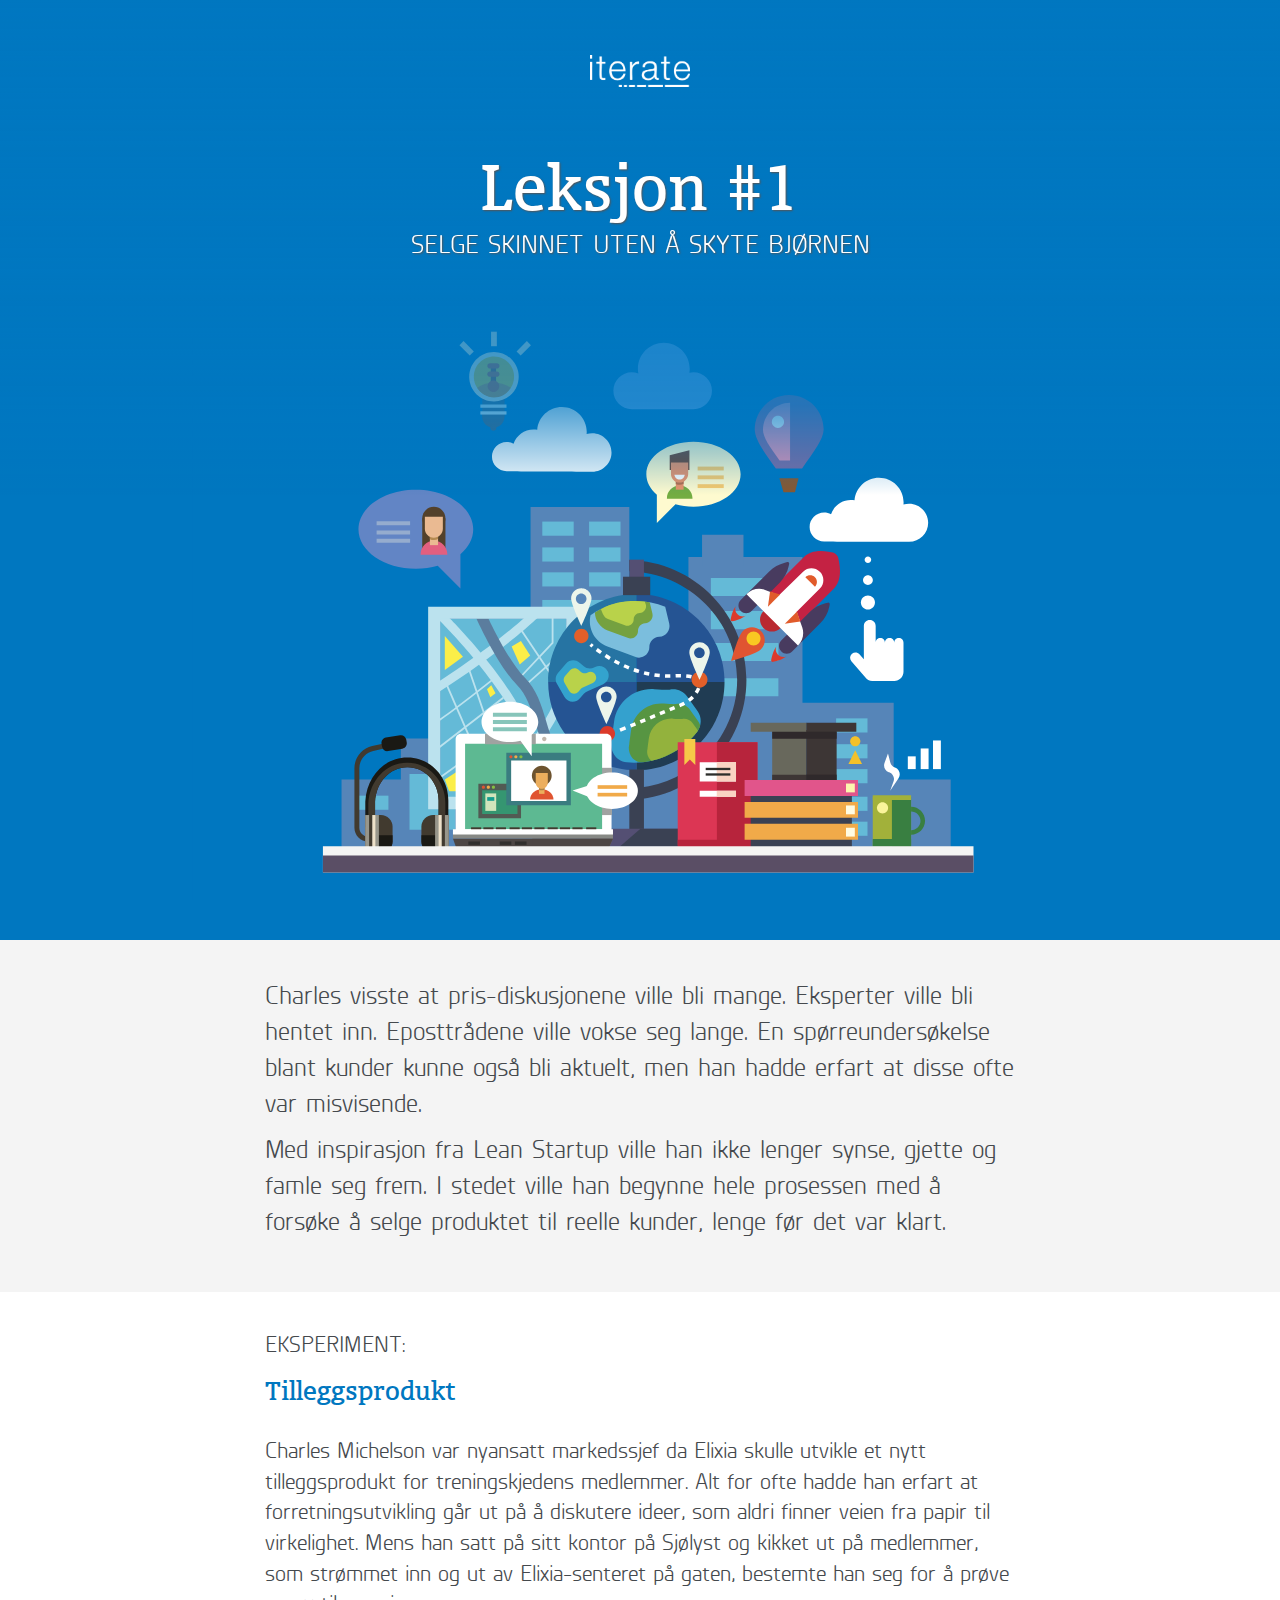
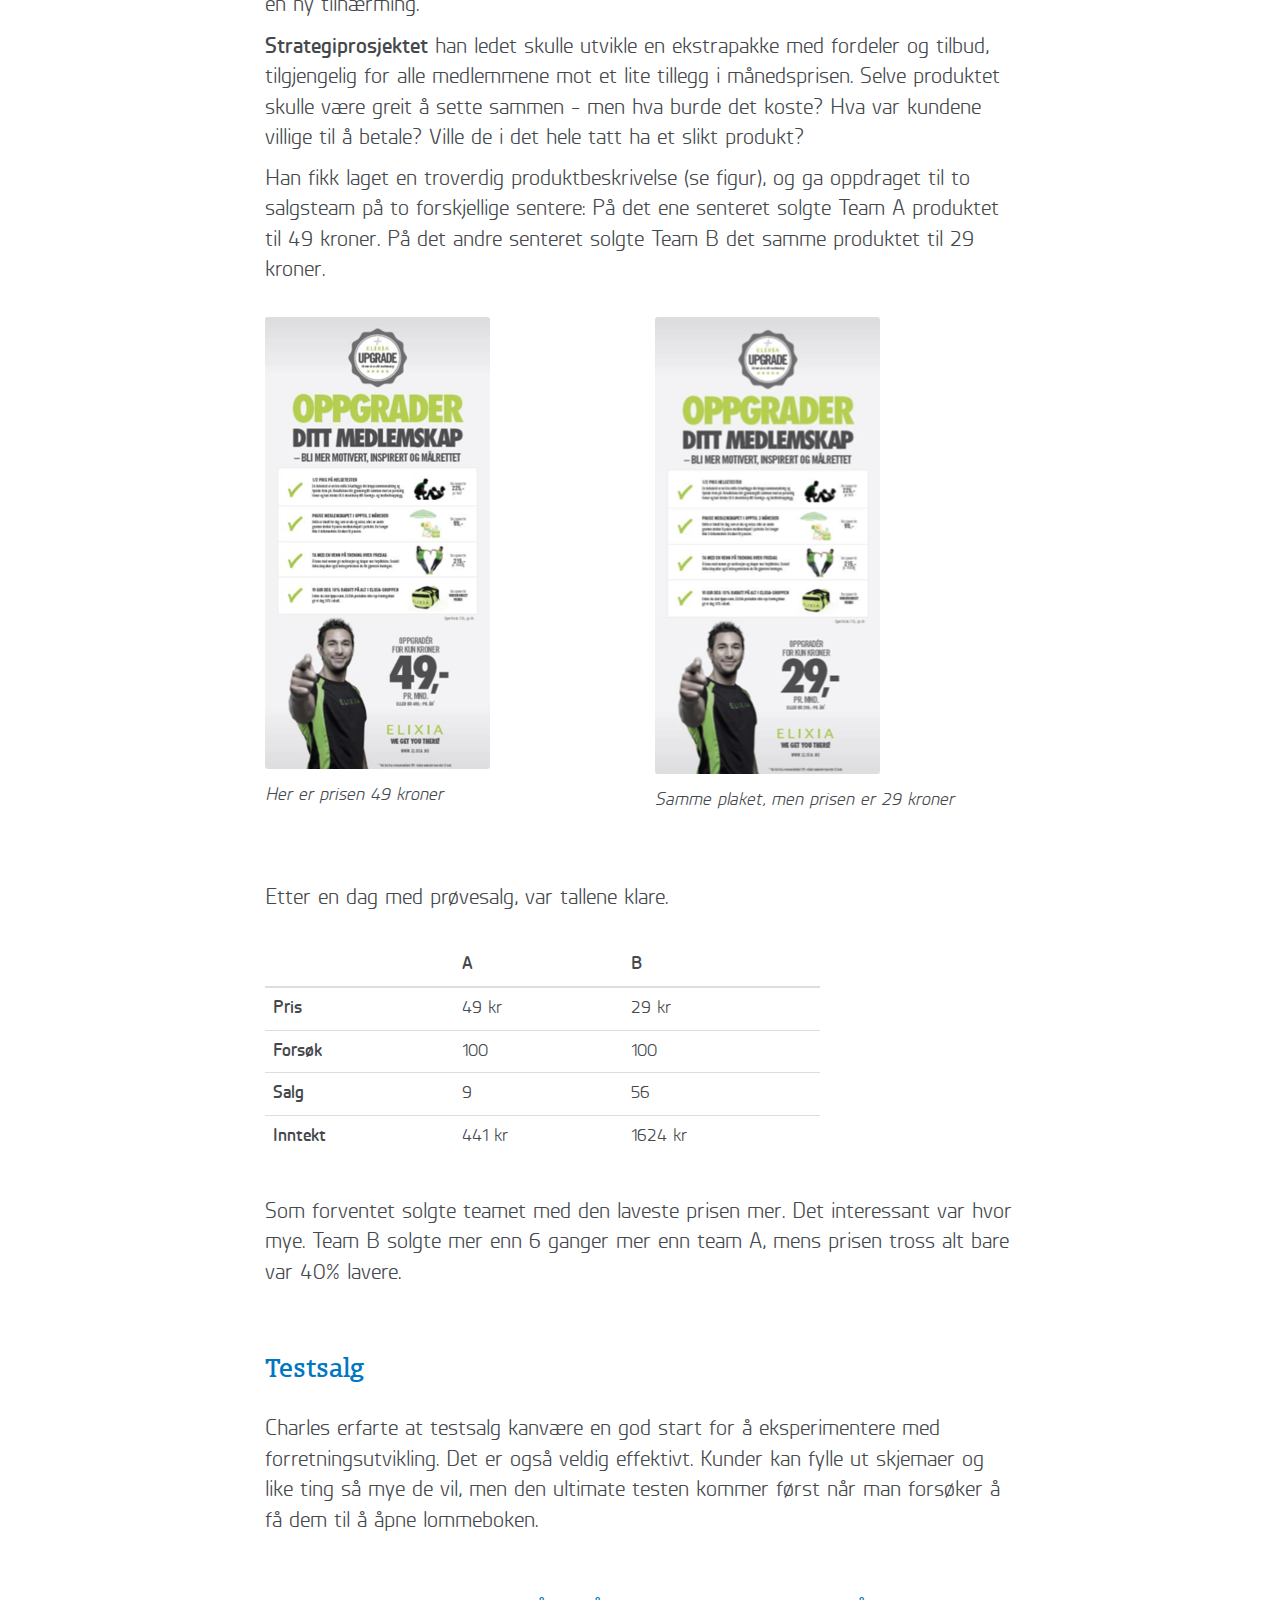
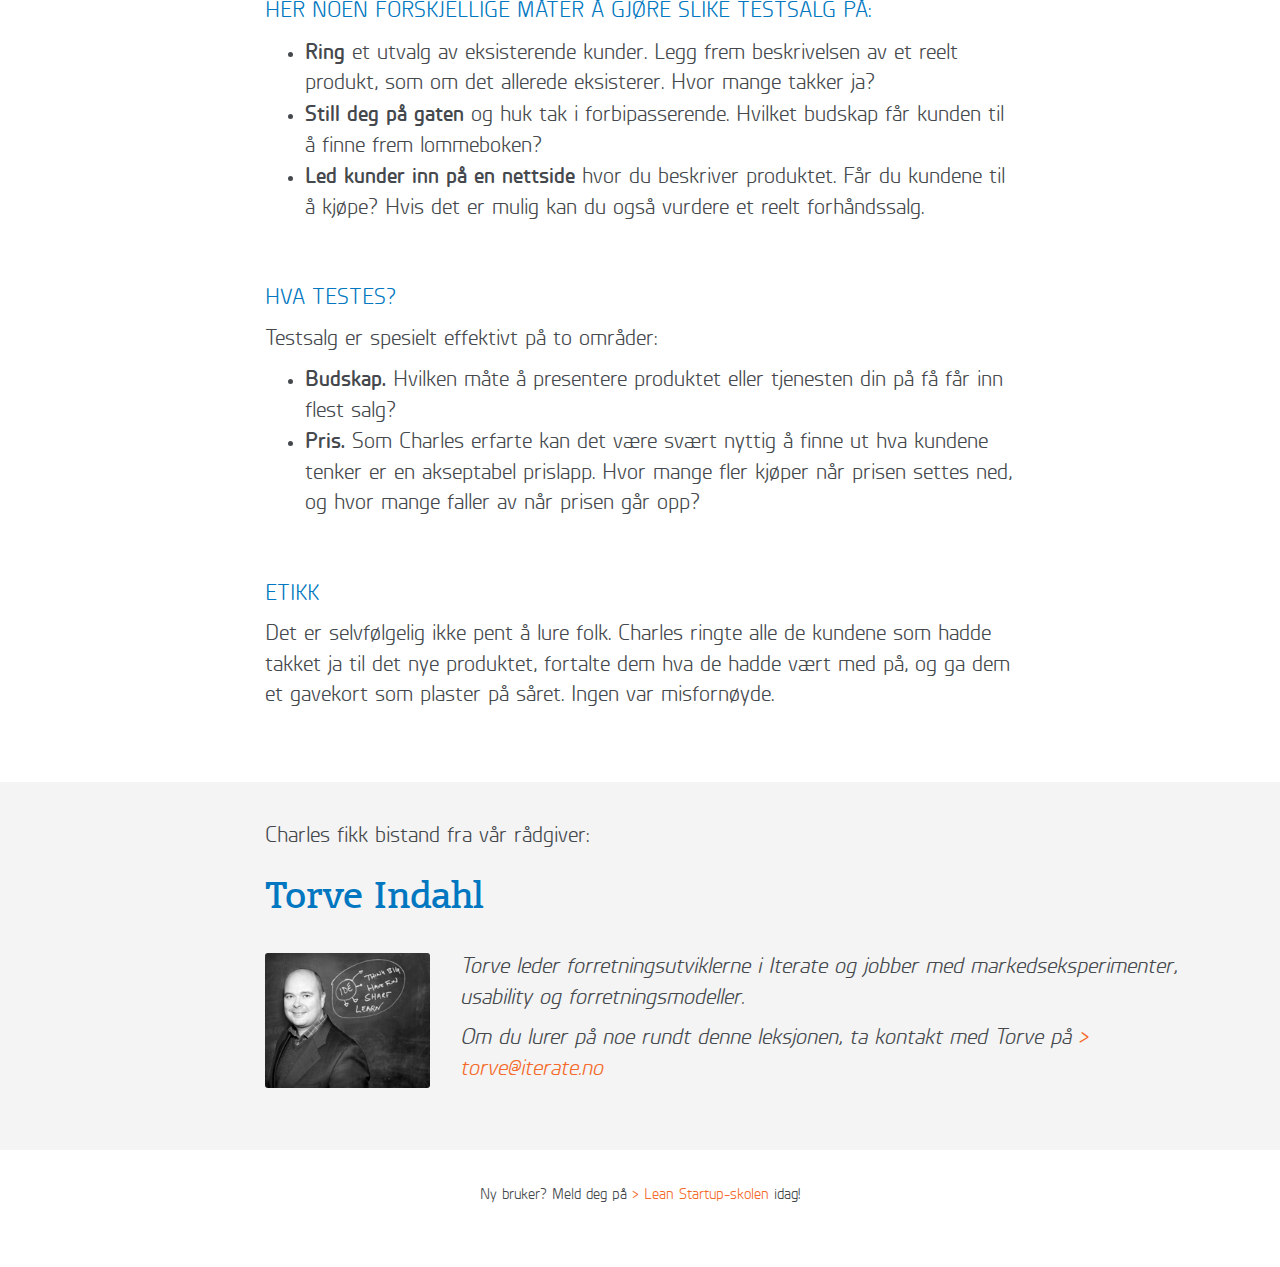
<file: sats.html>
<!DOCTYPE html>
<html lang="en">
<head>
<!-- Meta, title, CSS, favicons, etc. -->
<meta charset="utf-8">
<meta name="viewport" content="width=device-width, initial-scale=1.0">
<meta name="description" content="">
<title>Lean Startup-skolen | Iterate</title>

<!-- Bootstrap core CSS -->
<link href="css/bootstrap.min.css" rel="stylesheet">

<!-- Startup CSS -->
<link href="css/style.css" rel="stylesheet">
<!--
/**
 * @license
 * MyFonts Webfont Build ID 3014760, 2015-04-24T03:07:15-0400
 * 
 * The fonts listed in this notice are subject to the End User License
 * Agreement(s) entered into by the website owner. All other parties are 
 * explicitly restricted from using the Licensed Webfonts(s).
 * 
 * You may obtain a valid license at the URLs below.
 * 
 * Webfont: Planer-Regular by The Northern Block Ltd
 * URL: http://www.myfonts.com/fonts/northernblock/planer/regular/
 * Copyright: Copyright &#x00A9; 2011 by Jonathan Hill. All rights reserved.
 * Licensed pageviews: 10,000
 * 
 * Webfont: Planer-Italic by The Northern Block Ltd
 * URL: http://www.myfonts.com/fonts/northernblock/planer/italic/
 * Copyright: Copyright &#x00A9; 2011 by Jonathan Hill. All rights reserved.
 * Licensed pageviews: 10,000
 * 
 * Webfont: Planer-DemiBold by The Northern Block Ltd
 * URL: http://www.myfonts.com/fonts/northernblock/planer/demi-bold/
 * Copyright: Copyright &#x00A9; 2011 by Jonathan Hill. All rights reserved.
 * Licensed pageviews: 10,000
 * 
 * Webfont: FF Olsen Web Pro by FontFont
 * URL: http://www.myfonts.com/fonts/fontfont/olsen-pro/regular/
 * Copyright: 2010 Morten Olsen published by FSI FontShop International GmbH
 * Licensed pageviews: 500,000
 * 
 * Webfont: FF Olsen Web Pro Light Italic by FontFont
 * URL: http://www.myfonts.com/fonts/fontfont/olsen-pro/light-italic/
 * Copyright: 2010 Morten Olsen published by FSI FontShop International GmbH
 * Licensed pageviews: 500,000
 * 
 * 
 * License: http://www.myfonts.com/viewlicense?type=web&buildid=3014760
 * 
 * © 2015 MyFonts Inc
*/

-->
<link rel="stylesheet" type="text/css" href="css/MyFontsWebfontsKit.css">
</head>

<body>            
    <div class="header-img"></div>
    <main class="masthead header-bg">
        <div class="container">
            <div class="logo"> <a href="http://iterate.no"><img src="images/iterate-logo.png" alt="Iterate Logo"></a> </div>
            <h1 class="main-title has-margin-top">Leksjon #1</h1>
            <h2 class="sub-title">Selge skinnet uten å skyte bjørnen</h2>
        </div>
    </main>
    <div class="highlight">
        <div class="container">
            <div class="row has-margin-top has-margin-bottom">
                <div class="col-xs-12 col-md-8 col-md-offset-2">
                    <p class="intro">Charles visste at pris-diskusjonene ville bli mange. Eksperter ville bli hentet inn. Eposttrådene ville vokse seg lange. En spørreundersøkelse blant kunder kunne også bli aktuelt, men han hadde erfart at disse ofte var misvisende.</p>
                    <p class="intro">Med inspirasjon fra Lean Startup ville han ikke lenger synse, gjette og famle seg frem. I stedet ville han begynne hele prosessen med å forsøke å selge produktet til reelle kunder, lenge før det var klart.</p>
                </div>
            </div>
        </div>
    </div>

    <div class="wrapper">
        <div class="container">
            <div class="row has-margin-top has-padding-bottom">
                <div class="col-xs-12 col-md-8 col-md-offset-2">
                    <p>EKSPERIMENT:</p>
                    <h3 class="article">Tilleggsprodukt</h3>
                </div>
            </div> 
            <div class="row has-padding-bottom">
                <div class="col-xs-12 col-md-8 col-md-offset-2">
                    <p>Charles Michelson var nyansatt markedssjef da Elixia skulle utvikle et nytt tilleggsprodukt for treningskjedens medlemmer. Alt for ofte hadde han erfart at forretningsutvikling går ut på å diskutere ideer, som aldri finner veien fra papir til virkelighet. Mens han satt på sitt kontor på Sjølyst og kikket ut på medlemmer, som strømmet inn og ut av Elixia-senteret på gaten, bestemte han seg for å prøve en ny tilnærming.</p>
                    <p><strong>Strategiprosjektet</strong> han ledet skulle utvikle en ekstrapakke med fordeler og tilbud, tilgjengelig for alle medlemmene mot et lite tillegg i månedsprisen. Selve produktet skulle være greit å sette sammen - men hva burde det koste? Hva var kundene villige til å betale? Ville de i det hele tatt ha et slikt produkt?</p>
                    <p>Han fikk laget en troverdig produktbeskrivelse (se figur), og ga oppdraget til to salgsteam på to forskjellige sentere: På det ene senteret solgte Team A produktet til 49 kroner. På det andre senteret solgte Team B det samme produktet til 29 kroner.</p>
                </div>
            </div>

            <div class="row has-padding-bottom">
                <div class="col-xs-12 col-md-4 col-md-offset-2">
                    <img class="figure" src="images/sats-a.png" alt="Plakat for tilleggsprodukt, variante A">
                    <p class="img-caption">Her er prisen 49 kroner</p>
                </div>
                <div class="col-xs col-md-4">
                    <img class="figure" src="images/sats-b.png" alt="Plakat for tilleggsprodukt, variante B">
                    <p class="img-caption">Samme plaket, men prisen er 29 kroner</p>
                </div>
            </div>

            <div class="row has-margin-top has-padding-bottom">
                <div class="col-xs-12 col-md-8 col-md-offset-2">
                    <p>Etter en dag med prøvesalg, var tallene klare.</p>
                </div>
            </div>

            <div class="row has-padding-bottom">
                <div class="col-xs-12 col-md-6 col-md-offset-2">
                    <table class="table">
                        <thead>
                            <tr>
                                <th></th>
                                <th>A</th>
                                <th>B</th>
                            </tr>
                        </thead>
                        <tr>
                            <th scope="row">Pris</th>
                            <td>49 kr</td>
                            <td>29 kr</td>
                        </tr>
                        <tr>
                            <th scope="row">Forsøk</th>
                            <td>100</td>
                            <td>100</td>
                        </tr>
                        <tr>
                            <th scope="row">Salg</th>
                            <td>9</td>
                            <td>56</td>
                        </tr>
                        <tr>
                            <th scope="row">Inntekt</th>
                            <td>441 kr</td>
                            <td>1624 kr</td>
                        </tr>
                    </table>
                </div>
            </div>
            <div class="row">
                <div class="col-xs-12 col-md-8 col-md-offset-2">
                    <p>Som forventet solgte teamet med den laveste prisen mer. Det interessant var hvor mye. Team B solgte mer enn 6 ganger mer enn team A, mens prisen tross alt bare var 40% lavere.</p>
                </div>
            </div>

            <div class="row has-margin-top has-padding-bottom">
                <div class="col-xs-12 col-md-8 col-md-offset-2">
                    <h3 class="article">Testsalg</h3>
                </div>
            </div>
            <div class="row">
                <div class="col-xs-12 col-md-8 col-md-offset-2">
                    <p>Charles erfarte at testsalg kanvære en god start for å eksperimentere med forretningsutvikling. Det er også veldig effektivt. Kunder kan fylle ut skjemaer og like ting så mye de vil, men den ultimate testen kommer først når man forsøker å få dem til å åpne lommeboken.</p>
                </div>
            </div>

            <div class="row has-margin-top">
                <div class="col-xs-12 col-md-8 col-md-offset-2">
                    <h4>Her noen forskjellige måter å gjøre slike testsalg på:</h4>
                    <ul>
                        <li><strong>Ring</strong> et utvalg av eksisterende kunder. Legg frem beskrivelsen av et reelt produkt, som om det allerede eksisterer. Hvor mange takker ja?</li>
                        <li><strong>Still deg på gaten</strong> og huk tak i forbipasserende. Hvilket budskap får kunden til å finne frem lommeboken?</li>
                        <li><strong>Led kunder inn på en nettside</strong> hvor du beskriver produktet. Får du kundene til å kjøpe? Hvis det er mulig kan du også vurdere et reelt forhåndssalg.</li>
                    </ul>
                </div>
            </div>

            <div class="row has-margin-top">
                <div class="col-xs-12 col-md-9 col-md-offset-2">
                    <h4>Hva testes?</h4>
                </div>
            </div>
            <div class="row">
                <div class="col-xs-12 col-md-8 col-md-offset-2">
                    <p>Testsalg er spesielt effektivt på to områder:</p>
                    <ul>
                        <li><strong>Budskap.</strong> Hvilken måte å presentere produktet eller tjenesten din på få får inn flest salg?</li>
                        <li><strong>Pris.</strong> Som Charles erfarte kan det være svært nyttig å finne ut hva kundene tenker er en akseptabel prislapp. Hvor mange fler kjøper når prisen settes ned, og hvor mange faller av når prisen går opp?</li>
                    </ul>
                </div>               
            </div>

            <div class="row has-margin-top">
                <div class="col-xs-12 col-md-8 col-md-offset-2">
                    <h4>Etikk</h4>
                </div>
            </div>
            <div class="row has-padding-bottom">
                <div class="col-xs-12 col-md-8 col-md-offset-2">
                    <p>Det er selvfølgelig ikke pent å lure folk. Charles ringte alle de kundene som hadde takket ja til det nye produktet, fortalte dem hva de hadde vært med på, og ga dem et gavekort som plaster på såret. Ingen var misfornøyde.</p>
                </div>
            </div>
        </div>
        <section class="highlight">  
            <div class="container"> 
                <div class="row has-margin-top has-padding-bottom">
                    <div class="col-xs-12 col-md-8 col-md-offset-2">
                        <p>Charles fikk bistand fra vår rådgiver:</p>                    
                        <h2 class="article">Torve Indahl</h2>
                    </div>
                </div>
                <div class="row has-margin-bottom">
                    <div class="col-xs-12 col-md-2 col-md-offset-2">
                        <img class="portrait" alt="Portrett Torve Indahl" src="images/torve_indahl.jpg">
                    </div>
                    <div class="col-xs-12 col-md-8"><p><em>Torve leder forretningsutviklerne i Iterate og jobber med markedseksperimenter, usability og forretningsmodeller.</em></p>
                    <p><em>Om du lurer på noe rundt denne leksjonen, ta kontakt med Torve på <a href="mailto:torve@iterate.no">torve@iterate.no</a></em></p>
                    </div>
                </div>
            </div>
        </section>
        <footer>
            <div class="container">
                <div class="row breath">
                    <div class="col-md-12 footerlinks">
                        <p class="text-center">Ny bruker? Meld deg på <a href="http://info.iterate.no/leanstartupkurs/">Lean Startup-skolen</a> idag!</p>
                    </div>
                </div>
            </div>
        </footer>
    </div>
    <!-- GOOGLE ANALYTICS SCRIPT -->
    <script>
      (function(i,s,o,g,r,a,m){i['GoogleAnalyticsObject']=r;i[r]=i[r]||function(){
      (i[r].q=i[r].q||[]).push(arguments)},i[r].l=1*new Date();a=s.createElement(o),
      m=s.getElementsByTagName(o)[0];a.async=1;a.src=g;m.parentNode.insertBefore(a,m)
      })(window,document,'script','//www.google-analytics.com/analytics.js','ga');

      ga('create', 'UA-2721053-14', 'auto');
      ga('send', 'pageview');

    </script>   
    </body>
</html>
</file>
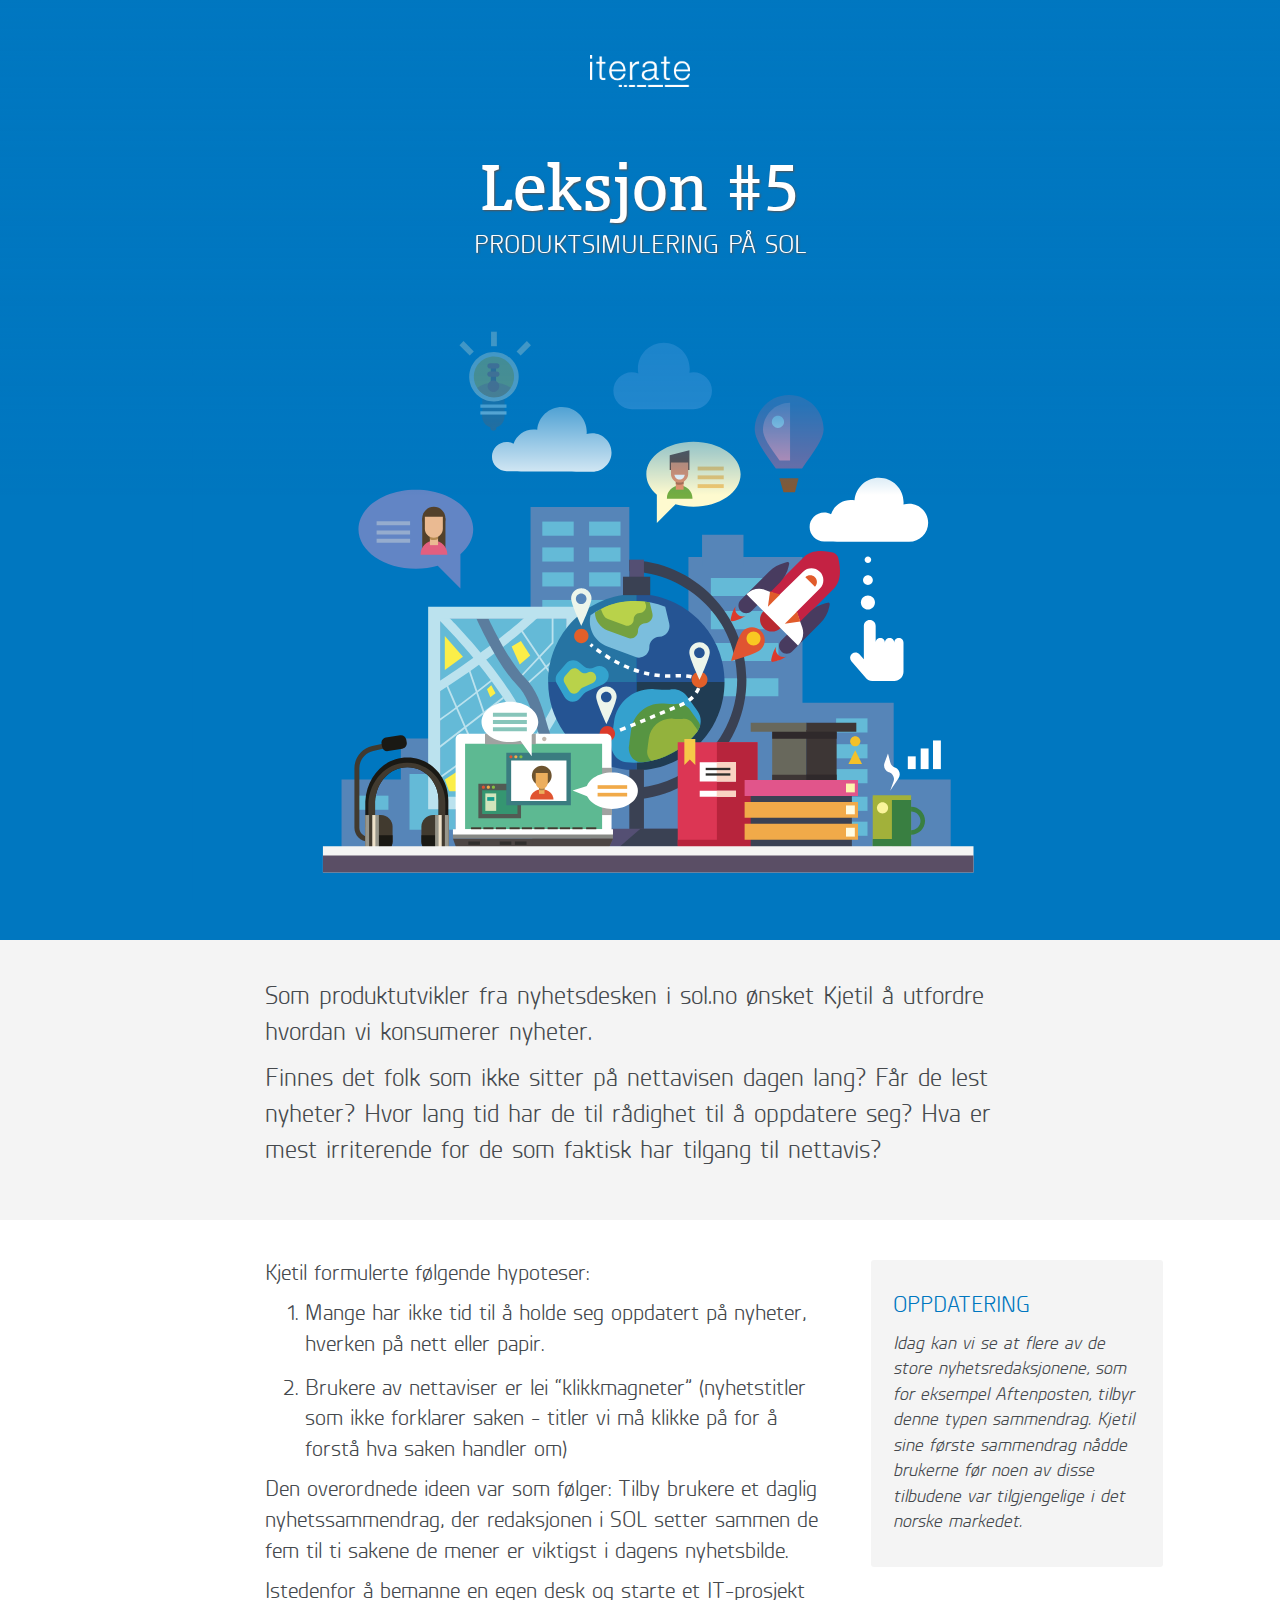
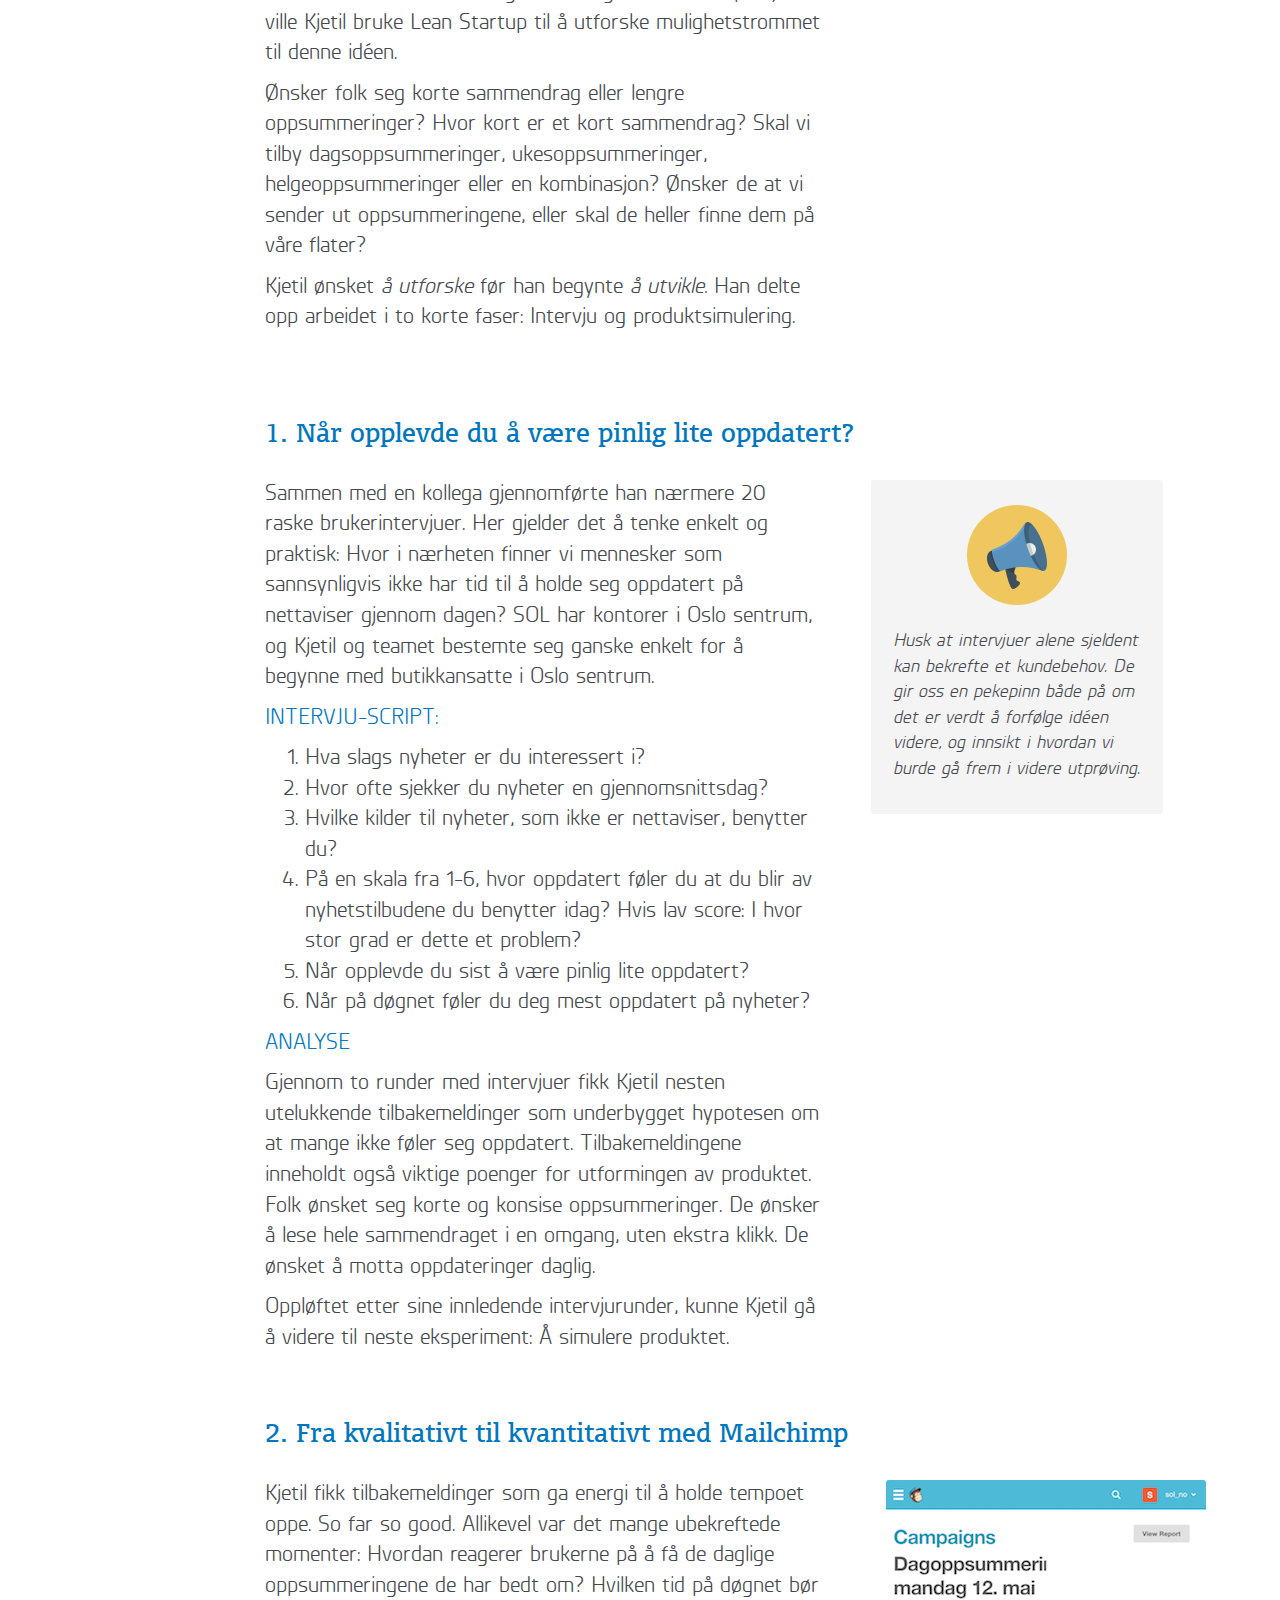
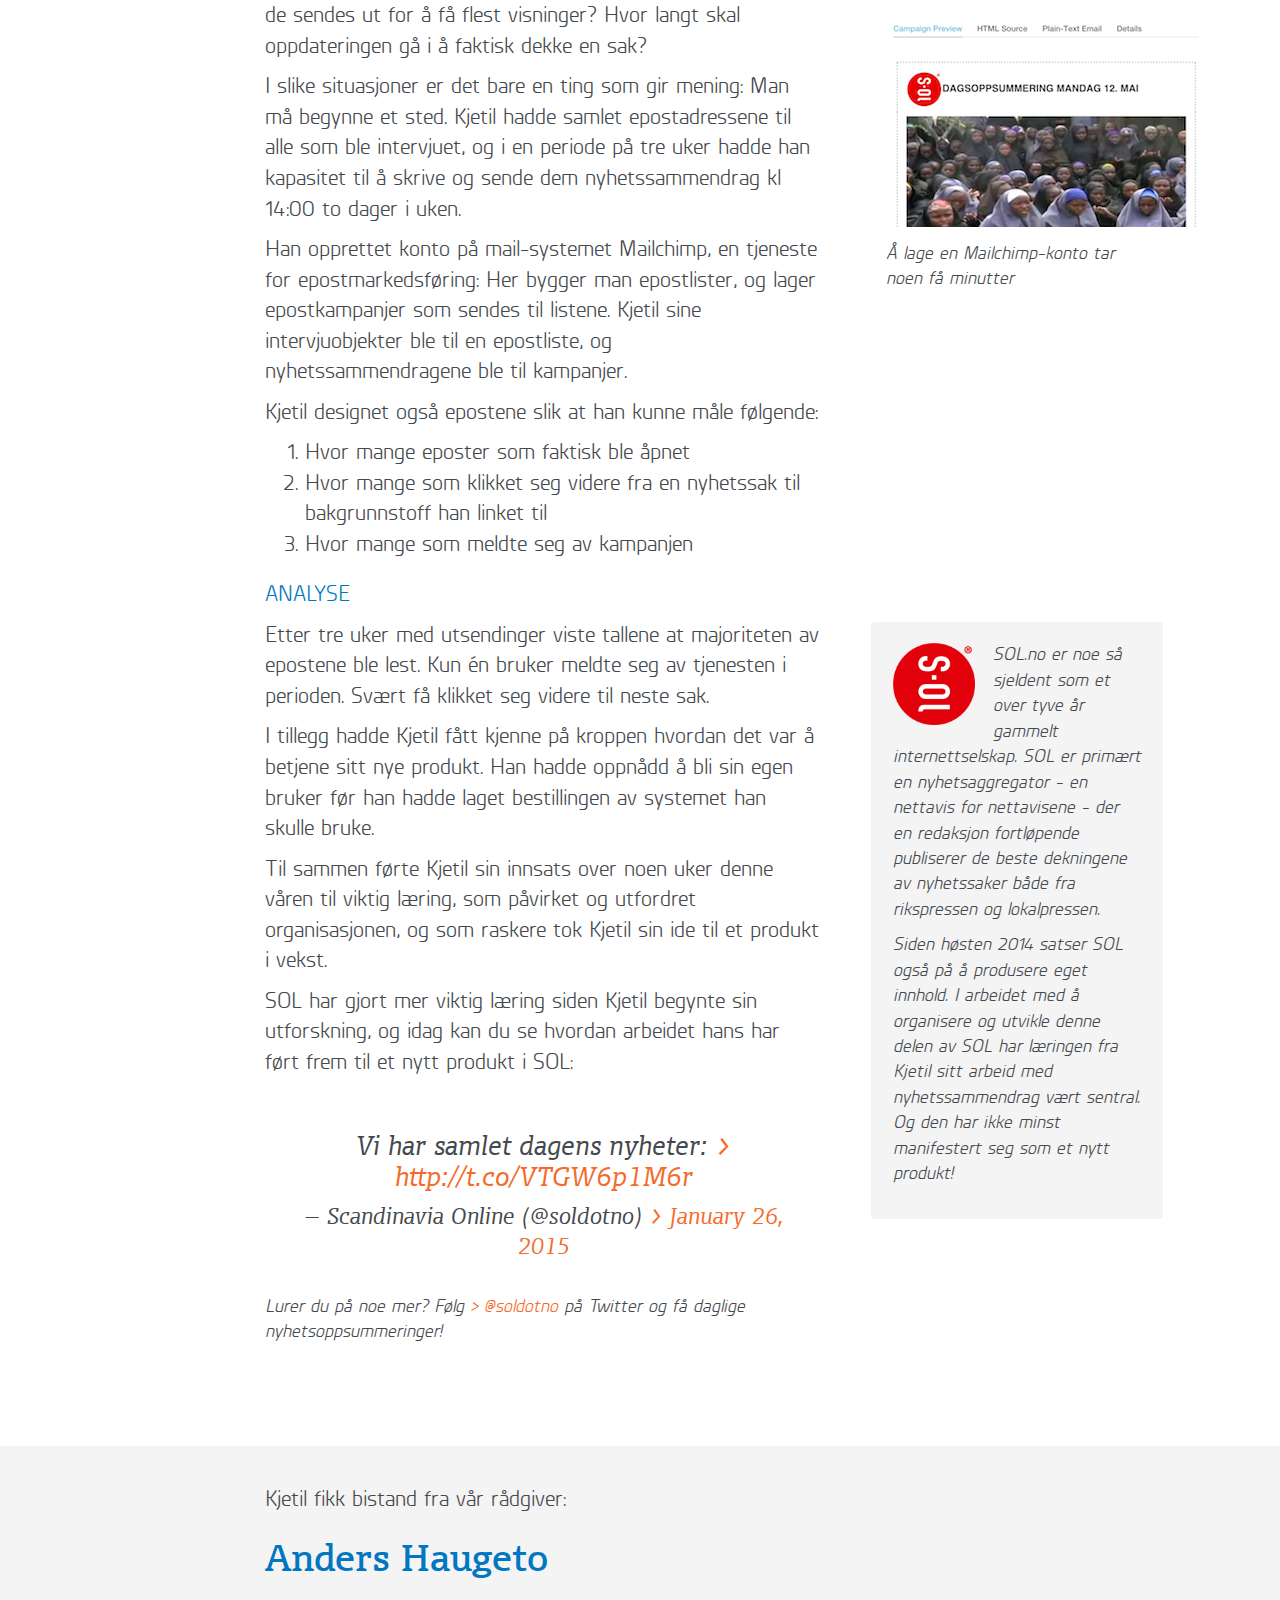
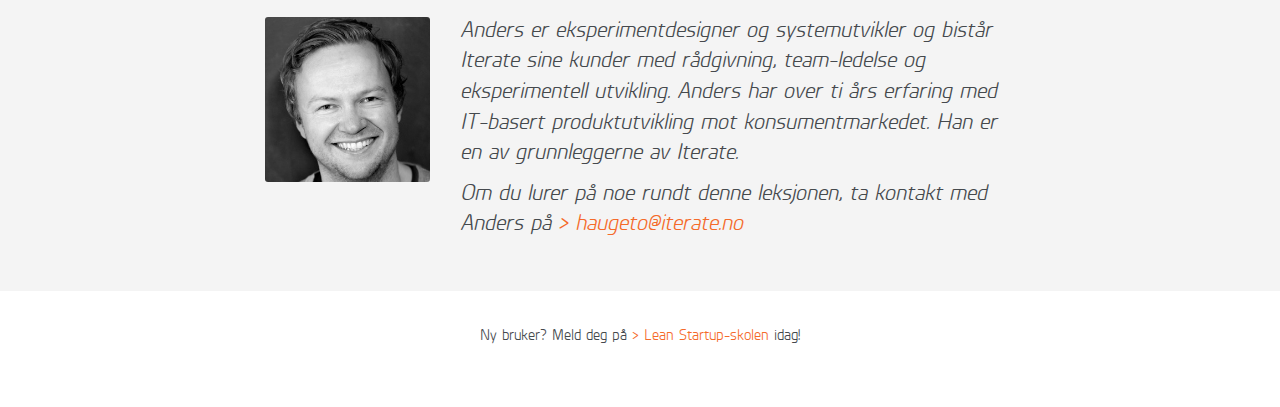
<file: sol.html>
<!DOCTYPE html>
<html lang="en">
<head>
<!-- Meta, title, CSS, favicons, etc. -->
<meta charset="utf-8">
<meta name="viewport" content="width=device-width, initial-scale=1.0">
<meta name="description" content="">
<title>Lean Startup-skolen | Iterate</title>

<!-- Bootstrap core CSS -->
<link href="css/bootstrap.min.css" rel="stylesheet">

<!-- Startup CSS -->
<link href="css/style.css" rel="stylesheet">
<!--
/**
 * @license
 * MyFonts Webfont Build ID 3014760, 2015-04-24T03:07:15-0400
 * 
 * The fonts listed in this notice are subject to the End User License
 * Agreement(s) entered into by the website owner. All other parties are 
 * explicitly restricted from using the Licensed Webfonts(s).
 * 
 * You may obtain a valid license at the URLs below.
 * 
 * Webfont: Planer-Regular by The Northern Block Ltd
 * URL: http://www.myfonts.com/fonts/northernblock/planer/regular/
 * Copyright: Copyright &#x00A9; 2011 by Jonathan Hill. All rights reserved.
 * Licensed pageviews: 10,000
 * 
 * Webfont: Planer-Italic by The Northern Block Ltd
 * URL: http://www.myfonts.com/fonts/northernblock/planer/italic/
 * Copyright: Copyright &#x00A9; 2011 by Jonathan Hill. All rights reserved.
 * Licensed pageviews: 10,000
 * 
 * Webfont: Planer-DemiBold by The Northern Block Ltd
 * URL: http://www.myfonts.com/fonts/northernblock/planer/demi-bold/
 * Copyright: Copyright &#x00A9; 2011 by Jonathan Hill. All rights reserved.
 * Licensed pageviews: 10,000
 * 
 * Webfont: FF Olsen Web Pro by FontFont
 * URL: http://www.myfonts.com/fonts/fontfont/olsen-pro/regular/
 * Copyright: 2010 Morten Olsen published by FSI FontShop International GmbH
 * Licensed pageviews: 500,000
 * 
 * Webfont: FF Olsen Web Pro Light Italic by FontFont
 * URL: http://www.myfonts.com/fonts/fontfont/olsen-pro/light-italic/
 * Copyright: 2010 Morten Olsen published by FSI FontShop International GmbH
 * Licensed pageviews: 500,000
 * 
 * 
 * License: http://www.myfonts.com/viewlicense?type=web&buildid=3014760
 * 
 * © 2015 MyFonts Inc
*/

-->
<link rel="stylesheet" type="text/css" href="css/MyFontsWebfontsKit.css">
</head>

<body>            
    <div class="header-img"></div>
    <main class="masthead header-bg">
        <div class="container">
            <div class="logo"> <a href="http://iterate.no"><img src="images/iterate-logo.png" alt="Iterate Logo"></a> </div>
            <h1 class="main-title has-margin-top">Leksjon #5</h1>
            <h2 class="sub-title">Produktsimulering på SOL</h2>
        </div>
    </main>
    <div class="highlight">
        <div class="container">
            <div class="row has-margin-top has-margin-bottom">
                <div class="col-xs-12 col-md-8 col-md-offset-2">
                    <p class="intro">Som produktutvikler fra nyhetsdesken i sol.no ønsket Kjetil å utfordre hvordan vi konsumerer nyheter.</p>
                    <p class="intro">Finnes det folk som ikke sitter på nettavisen dagen lang? Får de lest nyheter? Hvor lang tid har de til rådighet til å oppdatere seg? Hva er mest irriterende for de som faktisk har tilgang til nettavis?</p>
                </div>
            </div>
        </div>
    </div>

    <div class="wrapper">
        <div class="container"> 
            <div class="row has-padding-top has-padding-bottom">
                <div class="col-xs-12 col-md-6 col-md-offset-2">
                    <p>Kjetil formulerte følgende hypoteser:</p>
                    <ol>
                        <li style="padding-bottom : 10pt">Mange har ikke tid til å holde seg oppdatert på nyheter, hverken på nett eller papir.</li>
                        <li>Brukere av nettaviser er lei “klikkmagneter” (nyhetstitler som ikke forklarer saken - titler vi må klikke på for å forstå hva saken handler om)</li>
                    </ol>
                    <p>Den overordnede ideen var som følger: Tilby brukere et daglig nyhetssammendrag, der redaksjonen i SOL setter sammen de fem til ti sakene de mener er viktigst i dagens nyhetsbilde.</p>
                    <p>Istedenfor å bemanne en egen desk og starte et IT-prosjekt ville Kjetil bruke Lean Startup til å utforske mulighetstrommet til denne idéen.</p>
                    <p>Ønsker folk seg korte sammendrag eller lengre oppsummeringer? Hvor kort er et kort sammendrag? Skal vi tilby dagsoppsummeringer, ukesoppsummeringer, helgeoppsummeringer eller en kombinasjon? Ønsker de at vi sender ut oppsummeringene, eller skal de heller finne dem på våre flater?</p>
                    <p>Kjetil ønsket <em>å utforske</em> før han begynte <em>å utvikle.</em> Han delte opp arbeidet i to korte faser: Intervju og produktsimulering.</p>
                </div>
                <aside class="col-xs-12 col-md-3 info-box">
                    <h4>Oppdatering</h4>
                    <p>Idag kan vi se at flere av de store nyhetsredaksjonene, som for eksempel Aftenposten, tilbyr denne typen sammendrag. Kjetil sine første sammendrag nådde brukerne før noen av disse tilbudene var tilgjengelige i det norske markedet.</p>
                </aside>
            </div>

            <div class="row has-margin-top has-padding-bottom">
                <div class="col-xs-12 col-md-9 col-md-offset-2">
                    <h3 class="article">1. Når opplevde du å være pinlig lite oppdatert?</h3>
                </div>
            </div>
            <div class="row">
                <div class="col-xs-12 col-md-6 col-md-offset-2">
                    <p>Sammen med en kollega gjennomførte han nærmere 20 raske brukerintervjuer. Her gjelder det å tenke enkelt og praktisk: Hvor i nærheten finner vi mennesker som sannsynligvis ikke har tid til å holde seg oppdatert på nettaviser gjennom dagen? SOL har kontorer i Oslo sentrum, og Kjetil og teamet bestemte seg ganske enkelt for å begynne med butikkansatte i Oslo sentrum.</p>
                    <h4>Intervju-script:</h4>                
                    <ol>
                        <li>Hva slags nyheter er du interessert i? </li>
                        <li>Hvor ofte sjekker du nyheter en gjennomsnittsdag? </li>
                        <li>Hvilke kilder til nyheter, som ikke er nettaviser, benytter du?</li>
                        <li>På en skala fra 1-6, hvor oppdatert føler du at du blir av nyhetstilbudene du benytter idag? Hvis lav score: I hvor stor grad er dette et problem?</li>
                        <li>Når opplevde du sist å være pinlig lite oppdatert?</li>
                        <li>Når på døgnet føler du deg mest oppdatert på nyheter?</li>
                    </ol>
                    <h4>Analyse</h4>
                    <p>Gjennom to runder med intervjuer fikk Kjetil nesten utelukkende tilbakemeldinger som underbygget hypotesen om at mange ikke føler seg oppdatert. Tilbakemeldingene inneholdt også viktige poenger for utformingen av produktet. Folk ønsket seg korte og konsise oppsummeringer. De ønsker å lese hele sammendraget i en omgang, uten ekstra klikk. De ønsket å motta oppdateringer daglig.</p>
                    <p>Oppløftet etter sine innledende intervjurunder, kunne Kjetil gå å videre til neste eksperiment: Å simulere produktet.</p>
                </div>

                <aside class="col-xs-12 col-md-3 info-box">
                    <div class="thumbnail"><img src="images/icon_megaphone.png" alt="icon"></div>
                    <p>Husk at intervjuer alene sjeldent kan bekrefte et kundebehov. De gir oss en pekepinn både på om det er verdt å forfølge idéen videre, og innsikt i hvordan vi burde gå frem i videre utprøving.</p>
                </aside>
            </div>

            <div class="row has-margin-top has-padding-bottom">
                <div class="col-xs-12 col-md-9 col-md-offset-2">
                    <h3 class="article">2. Fra kvalitativt til kvantitativt med Mailchimp</h3>
                </div>
            </div>
            <div class="row">
                <div class="col-xs-12 col-md-6 col-md-offset-2">
                    <p>Kjetil fikk tilbakemeldinger som ga energi til å holde tempoet oppe. So far so good. Allikevel var det mange ubekreftede momenter: Hvordan reagerer brukerne på å få de daglige oppsummeringene de har bedt om? Hvilken tid på døgnet bør de sendes ut for å få flest visninger? Hvor langt skal oppdateringen gå i å faktisk dekke en sak?</p>
                    <p>I slike situasjoner er det bare en ting som gir mening: Man må begynne et sted. Kjetil hadde samlet epostadressene til alle som ble intervjuet, og i en periode på tre uker hadde han kapasitet til å skrive og sende dem nyhetssammendrag kl 14:00 to dager i uken.</p>
                    <p>Han opprettet konto på mail-systemet Mailchimp, en tjeneste for epostmarkedsføring: Her bygger man epostlister, og lager epostkampanjer som sendes til listene. Kjetil sine intervjuobjekter ble til en epostliste, og nyhetssammendragene ble til kampanjer.</p>
                    <p>Kjetil designet også epostene slik at han kunne måle følgende:</p>
                    <ol>
                        <li>Hvor mange eposter som faktisk ble åpnet</li>
                        <li>Hvor mange som klikket seg videre fra en nyhetssak til bakgrunnstoff han linket til</li>
                        <li>Hvor mange som meldte seg av kampanjen</li>
                    </ol>
                </div>
                <aside class="col-xs-12 col-md-3">
                    <img class="figure" src="images/sol-mailchimp_campaign.png" alt="Skjermbilde av SOL nyhetssammendrag i Mailchimp">
                    <p class="img-caption">Å lage en Mailchimp-konto tar noen få minutter</p>
                </aside>
            </div>
            <div class="row">
                <div class="col-xs-12 col-md-9 col-md-offset-2">
                    <h4>Analyse</h4>
                </div>
            </div>
            <div class="row has-padding-bottom">
                <div class="col-xs-12 col-md-6 col-md-offset-2">
                    <p>Etter tre uker med utsendinger viste tallene at majoriteten av epostene ble lest. Kun én bruker meldte seg av tjenesten i perioden. Svært få klikket seg videre til neste sak.</p>
                    <p>I tillegg hadde Kjetil fått kjenne på kroppen hvordan det var å betjene sitt nye produkt. Han hadde oppnådd å bli sin egen bruker før han hadde laget bestillingen av systemet han skulle bruke.</p>
                    <p>Til sammen førte Kjetil sin innsats over noen uker denne våren til viktig læring, som påvirket og utfordret organisasjonen, og som raskere tok Kjetil sin ide til et produkt i vekst.</p>
                    <p>SOL har gjort mer viktig læring siden Kjetil begynte sin utforskning, og idag kan du se hvordan arbeidet hans har ført frem til et nytt produkt i SOL:</p>
                    <div class="has-margin-top has-margin-bottom">
                        <blockquote class="twitter-tweet" lang="en"><p lang="no" dir="ltr">Vi har samlet dagens nyheter: <a href="http://t.co/VTGW6p1M6r">http://t.co/VTGW6p1M6r</a></p>&mdash; Scandinavia Online (@soldotno) <a href="https://twitter.com/soldotno/status/559720664995999744">January 26, 2015</a></blockquote>
                        <script async src="//platform.twitter.com/widgets.js" charset="utf-8"></script>
                        <p class="img-caption">Lurer du på noe mer? Følg <a href="https://twitter.com/soldotno">@soldotno</a> på Twitter og få daglige nyhetsoppsummeringer!</p>
                    </div>
                </div>               
                <aside class="col-xs-12 col-md-3 info-box">
                    <p><img src="images/logo-sol.png" class="pull-left client-logo-single">
                    SOL.no er noe så sjeldent som et over tyve år gammelt internettselskap. SOL er primært en nyhetsaggregator - en nettavis for nettavisene - der en redaksjon fortløpende publiserer de beste dekningene av nyhetssaker både fra rikspressen og lokalpressen.</p>
                    <p>Siden høsten 2014 satser SOL også på å produsere eget innhold. I arbeidet med å organisere og utvikle denne delen av SOL har læringen fra Kjetil sitt arbeid med nyhetssammendrag vært sentral. Og den har ikke minst manifestert seg som et nytt produkt!</p>
                </aside>
            </div>
        </div>
        <section class="highlight">  
            <div class="container"> 
                <div class="row has-margin-top has-padding-bottom">
                    <div class="col-xs-12 col-md-6 col-md-offset-2">
                        <p>Kjetil fikk bistand fra vår rådgiver:</p>                    
                        <h2 class="article">Anders Haugeto</h2>
                    </div>
                </div>
                <div class="row has-margin-bottom">
                    <div class="col-xs-12 col-md-2 col-md-offset-2">
                        <img class="portrait" alt="Portrett Anders Haugeto" src="images/anders_haugeto.jpg">
                    </div>
                    <div class="col-xs-12 col-md-6"><p><em>Anders er eksperimentdesigner og systemutvikler og bistår Iterate sine kunder med rådgivning, team-ledelse og eksperimentell utvikling. Anders har over ti års erfaring med IT-basert produktutvikling mot konsumentmarkedet. Han er en av grunnleggerne av Iterate.</em></p>
                    <p><em>Om du lurer på noe rundt denne leksjonen, ta kontakt med Anders på <a href="mailto:haugeto@iterate.no">haugeto@iterate.no</a></em></p>
                    </div>
                </div>
            </div>
        </section>
        <footer>
            <div class="container">
                <div class="row breath">
                    <div class="col-md-12 footerlinks">
                        <p class="text-center">Ny bruker? Meld deg på <a href="http://info.iterate.no/leanstartupkurs/">Lean Startup-skolen</a> idag!</p>
                    </div>
                </div>
            </div>
        </footer>
    </div>
    <!-- GOOGLE ANALYTICS SCRIPT -->
    <script>
      (function(i,s,o,g,r,a,m){i['GoogleAnalyticsObject']=r;i[r]=i[r]||function(){
      (i[r].q=i[r].q||[]).push(arguments)},i[r].l=1*new Date();a=s.createElement(o),
      m=s.getElementsByTagName(o)[0];a.async=1;a.src=g;m.parentNode.insertBefore(a,m)
      })(window,document,'script','//www.google-analytics.com/analytics.js','ga');

      ga('create', 'UA-2721053-14', 'auto');
      ga('send', 'pageview');

    </script>   
    </body>
</html>
</file>
<file: css/style.css>
@charset "utf-8";

/******************  Table of Contents  *****************************/

/*

1. GLOBAL STYLES
2. HEADER
3. HERO IMAGE
4. FEATURES
5. TESTIMONIALS
6. FAQ
7. FOOTER
8. CUSTOM MEDIA QUERIES

*/

/*========== 1. GLOBAL STYLES ==============*/


body {
	font-family: Planer-Regular, Arial, sans-serif;
	background-color: #0077C0;
	height: 100%;
	margin: 0;
	padding: 0;
	color:#45494D;
	line-height:1.414;
}
strong, b {
	font-family: Planer-DemiBold, Arial, sans-serif;
	font-weight: normal;
	font-style: normal;
}
em {
	font-family: Planer-Italic, Arial, sans-serif;
	font-weight: normal;
	font-style: normal;
}
h1,h2,h3,h4,h5,h6 {
	color: #0077C0;
	font-weight: normal;
	line-height: 1.414;
}
h1 {
	font-family: FFOlsenWebPro, Georgia, serif;
	margin:25px 0;
}
h2 {
	font-family: FFOlsenWebPro, Georgia, serif;
	margin:15px 0;
}
h3 {
	font-family: Planer-Regular, Arial, sans-serif;
	font-size: 1.414em;
	margin: 10px 0;
}
h3.article {
	font-family: FFOlsenWebPro, Georgia, serif;
	font-weight: normal;
	font-style: normal;
}
h4 {
	margin:10px 0;
}
h5 {
	margin:15px 0;
}
h6 {
	margin:10px 0;
}
a {
	color:#F56A2A;
}
a:before {
	content: '> ';
}

a:hover, a:focus {
	color:#F56A2A;
}
a.btn:before{
	content: '';
}
th {
	font-family: Planer-DemiBold, Arial, sans-serif;
	font-weight: normal;
	font-style: normal;
}

/* ===== FORMS ===== */

.btn, .btn-lg, .input-lg {
	border-radius:3px;
}
.form-control {
	border-radius: 3px;
	-webkit-box-shadow:none;
	box-shadow:none;
}
.input-lg {
	height: 55px;
}
.btn-lg, .btn-group-lg > .btn {
	padding: 13px 28px;
}
.form-control:focus {
border: 1px solid #F56A2A;
-webkit-box-shadow: none;
box-shadow: none;
}

/* ===== LAYOUT ELEMENTS ====== */

.breath {
	margin:35px auto;
}
.wrapper {
	background-color: #FFF;
}
.highlight {
	background:#f4f4f4;
	margin-top:40px;
}
.sign-up {
	margin-top: 100px;
}
.has-no-margin {
	margin:0;	
}
.has-no-padding {
	padding:0;	
}
.has-no-padding-horizontal {
	padding-left:0!important;
	padding-right:0!important;
}
.has-margin-vertical {
	margin:20px 0 30px;	
}
.has-margin-top {
 	margin-top:40px;
}
.has-margin-bottom {
 	margin-bottom:40px;
}
.has-padding-top {
 	padding-top:40px;
}
.has-padding-bottom {
	padding-bottom: 20px;
}
aside {
	margin-left: 1.999em;
}
.info-box {
	background: #f4f4f4;
	padding: 1.2em;
	border-radius: 3px;
}
.info-box p {
	font-family: Planer-Italic, Arial, sans-serif;
	font-style: normal;
	font-variant: normal;
	font-size: 1em;
}

/* ===== ASSETS ===== */

.figure {
	border-radius: 3px;
}
.portrait {
	width: 100%;
	margin-bottom: 1.2em;
	border-radius: 3px;
}
.img-caption {
	padding-top: .8em;
	color: #45494D;
	font-family: Planer-Italic, Arial, sans-serif;
	font-size: 1em;
	font-style: normal;
	font-variant: normal;
}
 
/*========== 1 a. TYPOGRAPHY ==============*/

/* SCALE

3.998em
3.393em
2.827em
2.399em
1.999em
1.697em
1.414em
1.2em
1em 

*/

body { font-size: 18px; } 
h1 { font-size: 3.393em; }
h2 { font-size: 1.999em; }
h3 {font-size: 1.414em; }
h4, h5, h6 { font-size: 1.2em; text-transform: uppercase;}
p {font-size: 1.2em;}

.footerlinks {font-size: 0.707em; }

.intro {font-size: 1.414em;}

li {font-size: 1.2em;}

/*========== 2. HEADER ==============*/

.masthead {
	position: relative;
	padding: 40px 15px 60px 15px;
	color: #FFF;
	text-align: center;
	background-color: #0077C0;
	height: 100vh;
	width: 100%;
	display: block;
	z-index: -2;
	text-shadow: 1px 1px 2px #555;
}

.masthead .main-title {
	margin-bottom:0;
	color:#FFF;
	z-index: 1;
}
.masthead .sub-title {
	margin-top: 0;
	color: #FFF;
	font-size: 1.414em;
	font-family: Planer-Regular, sans-serif;
	text-transform: uppercase;
	z-index: 1;
}

.header-bg {
	background: linear-gradient(to bottom, rgba(0, 119, 192, 1),  rgba(0, 119, 192, 0.7) 45%, rgba(0, 119, 192, 0) 55%);
	z-index: 1;
}

.header-img {
	display: cover;
	position: fixed;
	background: url(../images/header.svg) no-repeat center bottom;
	background-size: 100%;
	z-index: -9999;	
	width: 100%; 
	height: 100%;
}

/*animation ends*/

.logo {
	padding: 15px 0;
	text-align:center;
}
.logo img {
	width: 100px;
}
.logo a:before {
	content: '';
}
.btn {
	border: none;
	border-radius: 4px;
}
.btn-large {
	font-size:1em;
	padding:1.25em 3.125em;
	margin:0.3125em 0.625em;
}
.btn-primary {
	background-color: #F56A2A;
	text-transform: uppercase;
	background-image:none;
	box-shadow: 0 3px 0 rgba(255,168,128,1)
}
.btn-primary:hover, .btn-primary:focus, .btn-primary:active {
	background-color: #F58B5B!important;
	color:#FFF!important;
}

.subscribe {
	padding: 45px 0;
}
.alertMsg {
	font-size: 14px;
	display: block;
	padding: 5px 17px;
	text-align:center;
}

/*Header Contact Form*/

.contact-form {
	background:#4a5565;
	border-radius:3px;
	padding:15px;
	text-align: center;	
	position:relative;
}
.contact-form form {
	display: inline-block;
}
.contact-form .mini-title {
	margin-bottom:20px;
	line-height:1.5;
	text-shadow: none;
	color: #555;
}

.loading p {
	margin: 10px 0 0 0;
	text-align:center;	
}

/*========== 3. HERO IMAGE ==============*/

.section-title {
	margin-top:60px;
	margin-bottom:30px;
	text-align:center;
}
.section-title h2 {
	color:#45494D;
	margin-bottom: 10px;
}
.section-title h3 {
	color:#73797F;
	font-weight: normal;
	margin-top: 0;
}
.heroimg img, .clientlogo img {
	max-width:100%;
}
/*========== 4. FEATURES ==============*/

.features {
	margin:25px 0;
}
.thumbnail {
	border:0;
	text-align:center;
	background: transparent;
}
.testimonials .thumbnail {
	background-color: #F4F4F4;
}
.teaser {
	text-align: center;
	color: #45494D;
	font-family: Planer, Arial, sans-serif;
}

/*Hover Animation*/

.thumbnail img {
	-moz-transition:all 0.6s ease;
	-webkit-transition:all 0.6s ease;
	-ms-transition:all 0.6s ease;
	-o-transition:all 0.6s ease;
	transition:all 0.6s ease;
	width:100px;
}
.thumbnail:hover img {
	-moz-transform:scale(1.05);
	-webkit-transform:scale(1.05);
	-o-transform:scale(1.05);
	-ms-transform:scale(1.05);
	transform:scale(1.05);
	z-index:2;
}

/*Video Block*/

.video-block {
	max-width:640px;
	margin:0 auto;
}

/*========== 5. TESTIMONIALS ==============*/

.clientblock {
	margin-top:10px;
	margin-left:10px;
	text-align:center;
}
blockquote {
	margin: 0 0 10px;
	font-size: 1.2em;
	line-height: 1.4em;
	border-left: none;
	text-align: center;
	font-family: FFOlsenWebProLightItalic, Georgia, serif;
	font-style: normal;
	font-weight: normal;
}

.clientblock img {
	-webkit-border-radius:100%;
	-moz-border-radius:100%;
	border-radius:100%;
}
.clientblock p {
	padding-top:13px;
}
.clientblock p strong {
	color:#384047;
}


/*========== 7. FAQ ==============*/

.faq p {
	margin-bottom:25px;
}

/*==========8. FOOTER ==============*/


.footercta {
	padding: 60px 15px;
	color: #FFF;
	text-align: center;
	text-shadow: 0 1px 0 rgba(0, 0, 0, .1);
	background-color: #323e4f;
}
.footercta .section-title {
	margin-top:0;	
}
.footercta .section-title h2 {
		color: #FFF;
}

.footerlinks {
	text-align:center;
}
.footerlinks a {
	text-align:center;
	display:inline-block;
	padding-bottom: 15px;
}

.client-logos{
	padding: 30px 0 10px 0;
}
.client-logo-single {
	height: 100px;
	padding: 0 1em 1em 0;
}


/*==========9. CUSTOM MEDIA QUERIES==============*/


/*MEDIA QUERIES*/

@media (max-width: 480px){
	.header-img {
		background: url(../images/header.svg) no-repeat center bottom;
		background-size: 120%;
		overflow: scroll;
		z-index: -9999;	
		width: 100%; 
		height: 100%;
	}
}

@media (max-width: 767px){
	body{
		font-size: 12px;
	}
	h2, .intro {
		font-size: 1.697em;
	}
	h3 {
		text-align: center;
		text-transform: uppercase;
	}
	h5, h6, p, li, .info-box p { font-size: 1.414em; }
	.footerlinks {font-size: 1em; }
	.thumbnail img {
		width: 70px;
	}
	#explore .has-padding-top{
		padding-top: 10px;
	}
	.btn-lg {
		display: block;
		width: 100%;
	}
	.info-box {
		margin-left: 0;
		border-radius: 0;
	}
}

@media (min-width: 992px) {
	.left {
		padding-right: 35px;
	}
	.right {
		padding-left: 35px;
	}
}

@media (min-width: 1100px){
	.header-img {
	background-size: 70%;
	}
}

@media (max-width: 991px) {

 h1 {
margin: 15px 0;
}

 .testimonials [class*="col-"]:not(:first-child) {
 margin-top: 40px;
}
 .planpricing [class*="col-"]:not(:first-child) {
 margin-top: 30px;
}
 .breath {
margin: 30px auto;
}
}
 @media (max-width: 767px) {

 .subscribe [class*="col-"]:not(:first-child) {
 margin-top: 30px;
}
 .masthead {
padding: 40px 15px;
}
}
 
 @media (max-device-width: 992px) {
	 
.masthead {
background-size: cover;
background-attachment: scroll;
}
	 
 }
 
.signup-block {
	padding:20px;	
	background:rgba(255,255,255,0.25);
	border-radius:7px;
	margin-bottom:25px;
}

.form-group.last {
	margin-bottom:0;	
}

.multiple-btns .btn + .btn {
	margin:10px;	
}



 /*
 ------ LIGHT LAYOUT ------- s
 */

 .light .masthead {
background: #FCF9F5; 
 }

.light .contact-form {
background: #F4F4F4;
 }
 
.light .form-control {
border: 1px solid #CCC;
}
.light .form-control:focus {
border: 1px solid #F56A2A;
}
.contact-form .mini-title {
	color:#555;
}

.color-white {
	color:#FFF!important;	
}
</file>
<file: css/MyFontsWebfontsKit.css>
/**
 * @license
 * MyFonts Webfont Build ID 3014760, 2015-04-24T03:07:15-0400
 * 
 * The fonts listed in this notice are subject to the End User License
 * Agreement(s) entered into by the website owner. All other parties are 
 * explicitly restricted from using the Licensed Webfonts(s).
 * 
 * You may obtain a valid license at the URLs below.
 * 
 * Webfont: Planer-Regular by The Northern Block Ltd
 * URL: http://www.myfonts.com/fonts/northernblock/planer/regular/
 * Copyright: Copyright &#x00A9; 2011 by Jonathan Hill. All rights reserved.
 * Licensed pageviews: 10,000
 * 
 * Webfont: Planer-Italic by The Northern Block Ltd
 * URL: http://www.myfonts.com/fonts/northernblock/planer/italic/
 * Copyright: Copyright &#x00A9; 2011 by Jonathan Hill. All rights reserved.
 * Licensed pageviews: 10,000
 * 
 * Webfont: Planer-DemiBold by The Northern Block Ltd
 * URL: http://www.myfonts.com/fonts/northernblock/planer/demi-bold/
 * Copyright: Copyright &#x00A9; 2011 by Jonathan Hill. All rights reserved.
 * Licensed pageviews: 10,000
 * 
 * Webfont: FF Olsen Web Pro by FontFont
 * URL: http://www.myfonts.com/fonts/fontfont/olsen-pro/regular/
 * Copyright: 2010 Morten Olsen published by FSI FontShop International GmbH
 * Licensed pageviews: 500,000
 * 
 * Webfont: FF Olsen Web Pro Light Italic by FontFont
 * URL: http://www.myfonts.com/fonts/fontfont/olsen-pro/light-italic/
 * Copyright: 2010 Morten Olsen published by FSI FontShop International GmbH
 * Licensed pageviews: 500,000
 * 
 * 
 * License: http://www.myfonts.com/viewlicense?type=web&buildid=3014760
 * 
 * © 2015 MyFonts Inc
*/


/* @import must be at top of file, otherwise CSS will not work */
@import url("//hello.myfonts.net/count/2e0068");

  
@font-face {font-family: 'Planer-Regular';src: url('../webfonts/2E0068_0_0.eot');src: url('../webfonts/2E0068_0_0.eot?#iefix') format('embedded-opentype'),url('../webfonts/2E0068_0_0.woff2') format('woff2'),url('../webfonts/2E0068_0_0.woff') format('woff'),url('../webfonts/2E0068_0_0.ttf') format('truetype');}
 
  
@font-face {font-family: 'Planer-Italic';src: url('../webfonts/2E0068_1_0.eot');src: url('../webfonts/2E0068_1_0.eot?#iefix') format('embedded-opentype'),url('../webfonts/2E0068_1_0.woff2') format('woff2'),url('../webfonts/2E0068_1_0.woff') format('woff'),url('../webfonts/2E0068_1_0.ttf') format('truetype');}
 
  
@font-face {font-family: 'Planer-DemiBold';src: url('../webfonts/2E0068_2_0.eot');src: url('../webfonts/2E0068_2_0.eot?#iefix') format('embedded-opentype'),url('../webfonts/2E0068_2_0.woff2') format('woff2'),url('../webfonts/2E0068_2_0.woff') format('woff'),url('../webfonts/2E0068_2_0.ttf') format('truetype');}
 
  
@font-face {font-family: 'FFOlsenWebPro';src: url('../webfonts/2E0068_3_0.eot');src: url('../webfonts/2E0068_3_0.eot?#iefix') format('embedded-opentype'),url('../webfonts/2E0068_3_0.woff2') format('woff2'),url('../webfonts/2E0068_3_0.woff') format('woff'),url('../webfonts/2E0068_3_0.ttf') format('truetype');}
 
  
@font-face {font-family: 'FFOlsenWebProLightItalic';src: url('../webfonts/2E0068_4_0.eot');src: url('../webfonts/2E0068_4_0.eot?#iefix') format('embedded-opentype'),url('../webfonts/2E0068_4_0.woff2') format('woff2'),url('../webfonts/2E0068_4_0.woff') format('woff'),url('../webfonts/2E0068_4_0.ttf') format('truetype');}
</file>
<file: template/css/style.css>
@charset "utf-8";

/******************  Table of Contents  *****************************/

/*

1. GLOBAL STYLES
2. HEADER
3. HERO IMAGE
4. FEATURES
5. TESTIMONIALS
6. FAQ
7. FOOTER
8. CUSTOM MEDIA QUERIES

*/

/*========== 1. GLOBAL STYLES ==============*/


body {
	font-family: 'Planer', Arial, sans-serif;
	background:#FFF;
	height: 100%;
	margin: 0;
	padding: 0;
	color:#45494D;
	line-height:1.414;
}
strong, b {
	font-weight:600;
}
h1,h2,h3,h4,h5,h6 {
	color: #0077C0;
	font-weight: normal;
	line-height: 1.414em;
}

h1 {
	font-family: 'Olsen Pro', Georgia, serif;
	margin:25px 0;
}
h2 {
	font-family: 'Olsen Pro', Georgia, serif;
	margin:15px 0;
}
h3 {
	margin: 10px 0;
}
h4 {
	margin:10px 0;
}
h5 {
	margin:15px 0;
}
h6 {
	margin:10px 0;
}
a {
	color:#5173bd;
}
a:hover, a:focus {
	color:#5173bd;
}

.btn, .btn-lg, .input-lg {
	border-radius:3px;
}
.form-control {
	border-radius: 3px;
	-webkit-box-shadow:none;
	box-shadow:none;
}
.input-lg {
	height: 55px;
}
.btn-lg, .btn-group-lg > .btn {
	padding: 13px 28px;
}
.form-control:focus {
border-color: #AFBDC8;
outline: 0;
-webkit-box-shadow: none;
box-shadow: none;
}
.breath {
	margin:35px auto;
}
.highlight {
	background:#f4f4f4;
	margin-top:40px;
}
.has-no-margin {
	margin:0;	
}
.has-no-padding {
	padding:0;	
}
.has-no-padding-horizontal {
	padding-left:0!important;
	padding-right:0!important;
}
.has-margin-vertical {
	margin:20px 0 30px;	
}
.has-margin-top {
 	margin-top:40px;
}

.has-margin-bottom {
 	margin-bottom:40px;
}

.has-padding-top {
 	padding-top:40px;
}
 
/*========== 1 a. TYPOGRAPHY ==============*/

/* SCALE

3.998em
3.393em
2.827em
2.399em
1.999em
1.697em
1.414em
1.2em
1em 

*/

body { font-size: 18px; } 
h1 { font-size: 3.393em; }
h2 { font-size: 1.999em; }
h3 { font-size: 1.697em; }
h4 {font-size: 1.414em; }
h5, h6, p { font-size: 1.2em; }
.footerlinks {font-size: 0.707em; }

/*========== 2. HEADER ==============*/

.masthead {
	position: relative;
	padding: 20px 15px 60px 15px;
	color: #0077C0;
	text-align: center;
	background-color: #f4f4f4;
}

.masthead .main-title {
	margin-bottom:0;
	text-shadow: 2px 2px 0 rgba(102, 196, 255, 1);
	line-height: 1.697em;
}

.masthead .sub-title {
	margin-top: 0;
	color: #FFF;
	font-size: 1.414em;
	font-family: Planer, sans-serif;
	text-transform: uppercase;
}

/*animation ends*/

.logo {
	padding: 15px 0;
	text-align:center;
}
.logo img {
	width: 100px;
}
.btn {
	border: none;
	border-radius: 4px;
}
.btn-large {
	font-size:1em;
	padding:1.25em 3.125em;
	margin:0.3125em 0.625em;
}
.btn-primary {
	background-color: #F56A2A;
	text-transform: uppercase;
	background-image:none;
	box-shadow: 2px 2px 0 rgba(255,168,128,1)
}
.btn-primary:hover, .btn-primary:focus, .btn-primary:active {
	background-color: #F58B5B!important;
	color:#FFF!important;
}

.subscribe {
	padding: 45px 0;
}
.alertMsg {
	font-size: 14px;
	display: block;
	padding: 5px 17px;
	text-align:center;
}
.masthead .form-control {
		border: 0;
}

/*Header Contact Form*/

.contact-form {
	background:#4a5565;
	border-radius:3px;
	padding:15px;	
	text-align:left;
	position:relative;
}

.contact-form .mini-title {
	margin-bottom:20px;
	line-height:1.5;
	color:#FFF;
	text-shadow: none;
	color: #555;
}

.loading p {
	margin: 10px 0 0 0;
	text-align:center;	
}

/*========== 3. HERO IMAGE ==============*/

.section-title {
	margin-top:60px;
	margin-bottom:30px;
	text-align:center;
}
.section-title h2 {
	color:#45494D;
	margin-bottom: 10px;
}
.section-title h3 {
	color:#73797F;
	font-weight: normal;
	margin-top: 0;
}
.heroimg img, .clientlogo img {
	max-width:100%;
}
/*========== 4. FEATURES ==============*/

.features {
	margin:25px 0;
}
.thumbnail {
	border:0;
	text-align:center;
}
.testimonials .thumbnail {
	background-color: #F4F4F4;
}
.thumbnail .caption {
	text-align: left;
}
.thumbnail .caption p {
	color: #45494D;
}
/*Hover Animation*/

.thumbnail img {
	-moz-transition:all 0.6s ease;
	-webkit-transition:all 0.6s ease;
	-ms-transition:all 0.6s ease;
	-o-transition:all 0.6s ease;
	transition:all 0.6s ease;
	width:100px;
}
.thumbnail:hover img {
	-moz-transform:scale(1.05);
	-webkit-transform:scale(1.05);
	-o-transform:scale(1.05);
	-ms-transform:scale(1.05);
	transform:scale(1.05);
	z-index:2;
}

/*Video Block*/

.video-block {
	max-width:620px;
	margin:0 auto;
}

/*========== 5. TESTIMONIALS ==============*/

.clientblock {
	margin-top:10px;
	margin-left:10px;
	text-align:center;
}
blockquote {
	margin: 0 0 10px;
	font-size: 1.2em;
	line-height: 1.4em;
	border-left: none;
	text-align: center;
	font-family: 'Olsen Pro Light Italic', Georgia, serif;
	font-style: italic;
}

.clientblock img {
	-webkit-border-radius:100%;
	-moz-border-radius:100%;
	border-radius:100%;
}
.clientblock p {
	padding-top:13px;
}
.clientblock p strong {
	color:#384047;
}


/*========== 7. FAQ ==============*/

.faq p {
	margin-bottom:25px;
}

/*==========8. FOOTER ==============*/


.footercta {
	padding: 60px 15px;
	color: #FFF;
	text-align: center;
	text-shadow: 0 1px 0 rgba(0, 0, 0, .1);
	background-color: #323e4f;
}
.footercta .section-title {
	margin-top:0;	
}
.footercta .section-title h2 {
		color: #FFF;
}

.footerlinks {
	text-align:center;
}
.footerlinks a {
	text-align:center;
	padding:0 13px;
	display:inline-block;
	padding-bottom: 15px;
}

.client-logos{
	padding: 30px 0 10px 0;
}


/*==========9. CUSTOM MEDIA QUERIES==============*/


/*MEDIA QUERIES*/

@media (max-width: 768px){
	body{
		font-size: 12px;
	}
	h2 {
		font-size: 1.697em;
	}
	.caption h3 {
		text-align: center;
	}
	h5, h6, p { font-size: 1.414em; }
	.footerlinks {font-size: 1em; }
}

@media (max-width: 991px) {
 h1 {
margin: 15px 0;
}

 .testimonials [class*="col-"]:not(:first-child) {
 margin-top: 40px;
}
 .planpricing [class*="col-"]:not(:first-child) {
 margin-top: 30px;
}
 .breath {
margin: 30px auto;
}
}
 @media (max-width: 767px) {

 .subscribe [class*="col-"]:not(:first-child) {
 margin-top: 30px;
}
 .masthead {
padding: 40px 15px;
}
}
 
 @media (max-device-width: 992px) {
	 
.masthead {
background-size: cover;
background-attachment: scroll;
}
	 
 }
 
.signup-block {
	padding:20px;	
	background:rgba(255,255,255,0.25);
	border-radius:7px;
	margin-bottom:25px;
}

.form-group.last {
	margin-bottom:0;	
}

.multiple-btns .btn + .btn {
	margin:10px;	
}

 s


 /*
 ------ LIGHT LAYOUT ------- s
 */

 .light .masthead {
background: #FCF9F5; 
 }

.light .contact-form {
background: #F4F4F4;
border: 1px solid #EDEDED;
 }
 
.light .form-control {
border: 1px solid #CCC;
}

.contact-form .mini-title {
	color:#555;
}

/*Layout 4 Full Header BG*/

.masthead.header-bg {
	background:url(../images/skole2.jpg) top center no-repeat;	
	background-size:cover;
	z-index: 2;
}
.masthead.header-bg:before {
	content: '';
	position: absolute;
	top: 0;
	right: 0;
	bottom: 0;
	left: 0;
	background-image: linear-gradient(to bottom, #555, #222);
  	opacity: .4;
  	z-index: -1;
}

.color-white {
	color:#FFF!important;	
}
</file>
<file: www/css/style.css>
@charset "utf-8";

/******************  Table of Contents  *****************************/

/*

1. GLOBAL STYLES
2. HEADER
3. HERO IMAGE
4. FEATURES
5. TESTIMONIALS
6. FAQ
7. FOOTER
8. CUSTOM MEDIA QUERIES

*/

/*========== 1. GLOBAL STYLES ==============*/


body {
	font-family: 'Planer', Arial, sans-serif;
	background:#FFF;
	height: 100%;
	margin: 0;
	padding: 0;
	color:#45494D;
	line-height:1.414;
}
strong, b {
	font-weight:600;
}
h1,h2,h3,h4,h5,h6 {
	color: #0077C0;
	font-weight: normal;
	line-height: 1.414em;
}

h1 {
	font-family: 'Olsen Pro', Georgia, serif;
	margin:25px 0;
}
h2 {
	font-family: 'Olsen Pro', Georgia, serif;
	margin:15px 0;
}
h3 {
	margin: 10px 0;
}
h4 {
	margin:10px 0;
}
h5 {
	margin:15px 0;
}
h6 {
	margin:10px 0;
}
a {
	color:#5173bd;
}
a:hover, a:focus {
	color:#5173bd;
}

.btn, .btn-lg, .input-lg {
	border-radius:3px;
}
.form-control {
	border-radius: 3px;
	-webkit-box-shadow:none;
	box-shadow:none;
}
.input-lg {
	height: 55px;
}
.btn-lg, .btn-group-lg > .btn {
	padding: 13px 28px;
}
.form-control:focus {
border-color: #AFBDC8;
outline: 0;
-webkit-box-shadow: none;
box-shadow: none;
}
.breath {
	margin:35px auto;
}
.highlight {
	background:#f4f4f4;
	margin-top:40px;
}
.has-no-margin {
	margin:0;	
}
.has-no-padding {
	padding:0;	
}
.has-no-padding-horizontal {
	padding-left:0!important;
	padding-right:0!important;
}
.has-margin-vertical {
	margin:20px 0 30px;	
}
.has-margin-top {
 	margin-top:40px;
}

.has-margin-bottom {
 	margin-bottom:40px;
}

.has-padding-top {
 	padding-top:40px;
}
 
/*========== 1 a. TYPOGRAPHY ==============*/

/* SCALE

3.998em
3.393em
2.827em
2.399em
1.999em
1.697em
1.414em
1.2em
1em 

*/

body { font-size: 18px; } 
h1 { font-size: 3.393em; }
h2 { font-size: 1.999em; }
h3 { font-size: 1.697em; }
h4 {font-size: 1.414em; }
h5, h6, p { font-size: 1.2em; }
.footerlinks {font-size: 0.707em; }

/*========== 2. HEADER ==============*/

.masthead {
	position: relative;
	padding: 20px 15px 60px 15px;
	color: #0077C0;
	text-align: center;
	background-color: #f4f4f4;
}

.masthead .main-title {
	margin-bottom:0;
	text-shadow: 2px 2px 0 rgba(102, 196, 255, 1);
	line-height: 1.697em;
}

.masthead .sub-title {
	margin-top: 0;
	color: #FFF;
	font-size: 1.414em;
	font-family: Planer, sans-serif;
	text-transform: uppercase;
}

/*animation ends*/

.logo {
	padding: 15px 0;
	text-align:center;
}
.logo img {
	width: 100px;
}
.btn {
	border: none;
	border-radius: 4px;
}
.btn-large {
	font-size:1em;
	padding:1.25em 3.125em;
	margin:0.3125em 0.625em;
}
.btn-primary {
	background-color: #F56A2A;
	text-transform: uppercase;
	background-image:none;
	box-shadow: 2px 2px 0 rgba(255,168,128,1)
}
.btn-primary:hover, .btn-primary:focus, .btn-primary:active {
	background-color: #F58B5B!important;
	color:#FFF!important;
}

.subscribe {
	padding: 45px 0;
}
.alertMsg {
	font-size: 14px;
	display: block;
	padding: 5px 17px;
	text-align:center;
}
.masthead .form-control {
		border: 0;
}

/*Header Contact Form*/

.contact-form {
	background:#4a5565;
	border-radius:3px;
	padding:15px;	
	text-align:left;
	position:relative;
}

.contact-form .mini-title {
	margin-bottom:20px;
	line-height:1.5;
	color:#FFF;
	text-shadow: none;
	color: #555;
}

.loading p {
	margin: 10px 0 0 0;
	text-align:center;	
}

/*========== 3. HERO IMAGE ==============*/

.section-title {
	margin-top:60px;
	margin-bottom:30px;
	text-align:center;
}
.section-title h2 {
	color:#45494D;
	margin-bottom: 10px;
}
.section-title h3 {
	color:#73797F;
	font-weight: normal;
	margin-top: 0;
}
.heroimg img, .clientlogo img {
	max-width:100%;
}
/*========== 4. FEATURES ==============*/

.features {
	margin:25px 0;
}
.thumbnail {
	border:0;
	text-align:center;
}
.testimonials .thumbnail {
	background-color: #F4F4F4;
}
.thumbnail .caption {
	text-align: left;
}
.thumbnail .caption p {
	color: #45494D;
}
/*Hover Animation*/

.thumbnail img {
	-moz-transition:all 0.6s ease;
	-webkit-transition:all 0.6s ease;
	-ms-transition:all 0.6s ease;
	-o-transition:all 0.6s ease;
	transition:all 0.6s ease;
	width:100px;
}
.thumbnail:hover img {
	-moz-transform:scale(1.05);
	-webkit-transform:scale(1.05);
	-o-transform:scale(1.05);
	-ms-transform:scale(1.05);
	transform:scale(1.05);
	z-index:2;
}

/*Video Block*/

.video-block {
	max-width:620px;
	margin:0 auto;
}

/*========== 5. TESTIMONIALS ==============*/

.clientblock {
	margin-top:10px;
	margin-left:10px;
	text-align:center;
}
blockquote {
	margin: 0 0 10px;
	font-size: 1.2em;
	line-height: 1.4em;
	border-left: none;
	text-align: center;
	font-family: 'Olsen Pro Light Italic', Georgia, serif;
	font-style: italic;
}

.clientblock img {
	-webkit-border-radius:100%;
	-moz-border-radius:100%;
	border-radius:100%;
}
.clientblock p {
	padding-top:13px;
}
.clientblock p strong {
	color:#384047;
}


/*========== 7. FAQ ==============*/

.faq p {
	margin-bottom:25px;
}

/*==========8. FOOTER ==============*/


.footercta {
	padding: 60px 15px;
	color: #FFF;
	text-align: center;
	text-shadow: 0 1px 0 rgba(0, 0, 0, .1);
	background-color: #323e4f;
}
.footercta .section-title {
	margin-top:0;	
}
.footercta .section-title h2 {
		color: #FFF;
}

.footerlinks {
	text-align:center;
}
.footerlinks a {
	text-align:center;
	padding:0 13px;
	display:inline-block;
	padding-bottom: 15px;
}

.client-logos{
	padding: 30px 0 10px 0;
}


/*==========9. CUSTOM MEDIA QUERIES==============*/


/*MEDIA QUERIES*/

@media (max-width: 768px){
	body{
		font-size: 12px;
	}
	h2 {
		font-size: 1.697em;
	}
	.caption h3 {
		text-align: center;
	}
	h5, h6, p { font-size: 1.414em; }
	.footerlinks {font-size: 1em; }
}

@media (max-width: 991px) {
 h1 {
margin: 15px 0;
}

 .testimonials [class*="col-"]:not(:first-child) {
 margin-top: 40px;
}
 .planpricing [class*="col-"]:not(:first-child) {
 margin-top: 30px;
}
 .breath {
margin: 30px auto;
}
}
 @media (max-width: 767px) {

 .subscribe [class*="col-"]:not(:first-child) {
 margin-top: 30px;
}
 .masthead {
padding: 40px 15px;
}
}
 
 @media (max-device-width: 992px) {
	 
.masthead {
background-size: cover;
background-attachment: scroll;
}
	 
 }
 
.signup-block {
	padding:20px;	
	background:rgba(255,255,255,0.25);
	border-radius:7px;
	margin-bottom:25px;
}

.form-group.last {
	margin-bottom:0;	
}

.multiple-btns .btn + .btn {
	margin:10px;	
}

 s


 /*
 ------ LIGHT LAYOUT ------- s
 */

 .light .masthead {
background: #FCF9F5; 
 }

.light .contact-form {
background: #F4F4F4;
border: 1px solid #EDEDED;
 }
 
.light .form-control {
border: 1px solid #CCC;
}

.contact-form .mini-title {
	color:#555;
}

/*Layout 4 Full Header BG*/

.masthead.header-bg {
	background:url(../images/skole2.jpg) top center no-repeat;	
	background-size:cover;
	z-index: 2;
}
.masthead.header-bg:before {
	content: '';
	position: absolute;
	top: 0;
	right: 0;
	bottom: 0;
	left: 0;
	background-image: linear-gradient(to bottom, #555, #222);
  	opacity: .4;
  	z-index: -1;
}

.color-white {
	color:#FFF!important;	
}
</file>
